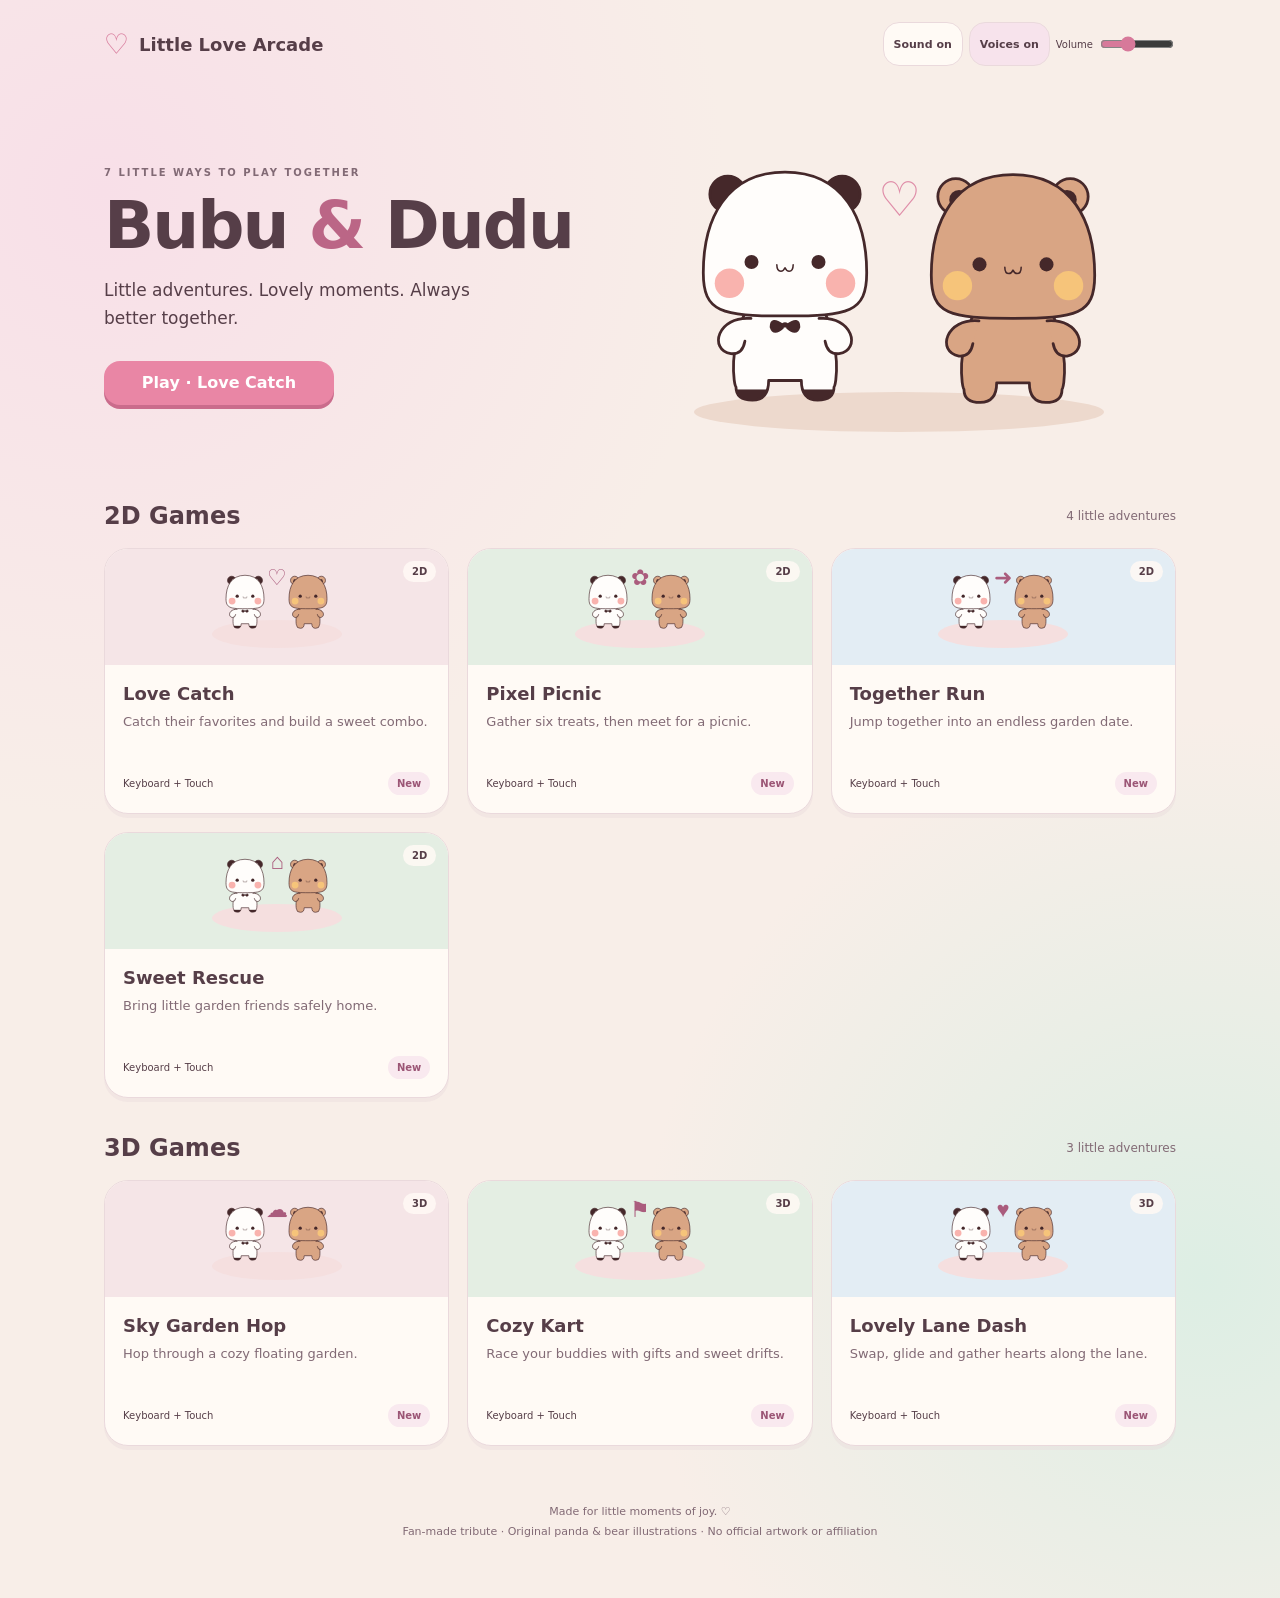
<file: index.html>
<!doctype html>
<html lang="en">
<head>
 <meta charset="utf-8"><meta name="viewport" content="width=device-width,initial-scale=1,viewport-fit=cover">
 <meta name="theme-color" content="#f8eee8"><title>Bubu &amp; Dudu · Little Love Arcade</title>
 <link rel="icon" href="favicon.svg" type="image/svg+xml">
 <link rel="stylesheet" href="css/base.css"><link rel="stylesheet" href="css/hub.css">
 <script src="js/shared/settings.js"></script><script src="js/shared/modes.js"></script>
</head>
<body class="hub">
 <a class="skip-link" href="#games">Skip to games</a>
 <div class="hub-petals" aria-hidden="true"><span>♡</span><span>✿</span><span>♡</span><span>✿</span><span>♡</span></div>
 <div class="hub-page">
  <header class="hub-header"><a class="hub-brand" href="index.html"><span>♡</span> Little Love Arcade</a><div id="hub-settings"></div></header>
  <main id="main">
   <section class="hub-hero" aria-labelledby="hero-title">
    <div><div class="eyebrow" id="mode-count"></div><h1 id="hero-title">Bubu <span>&amp;</span> Dudu</h1><p>Little adventures. Lovely moments. Always better together.</p><a id="hero-play" class="primary" href="arcade.html?mode=catch">Play · Love Catch</a></div>
    <canvas id="hero-art" class="hero-art" role="img" aria-label="Bubu the panda on the left and Dudu the bear on the right, together in the garden"></canvas>
   </section>
   <div id="games" tabindex="-1" aria-label="Choose your game"></div>
  </main>
  <footer class="hub-footer">Made for little moments of joy. ♡<br>Fan-made tribute · Original panda &amp; bear illustrations · No official artwork or affiliation</footer>
 </div>
 <noscript>Please enable JavaScript to choose an adventure.</noscript>
 <script src="js/characters.js"></script><script src="js/voices.js"></script><script src="js/shared/chrome.js"></script><script src="js/hub.js"></script>
</body>
</html>
</file>
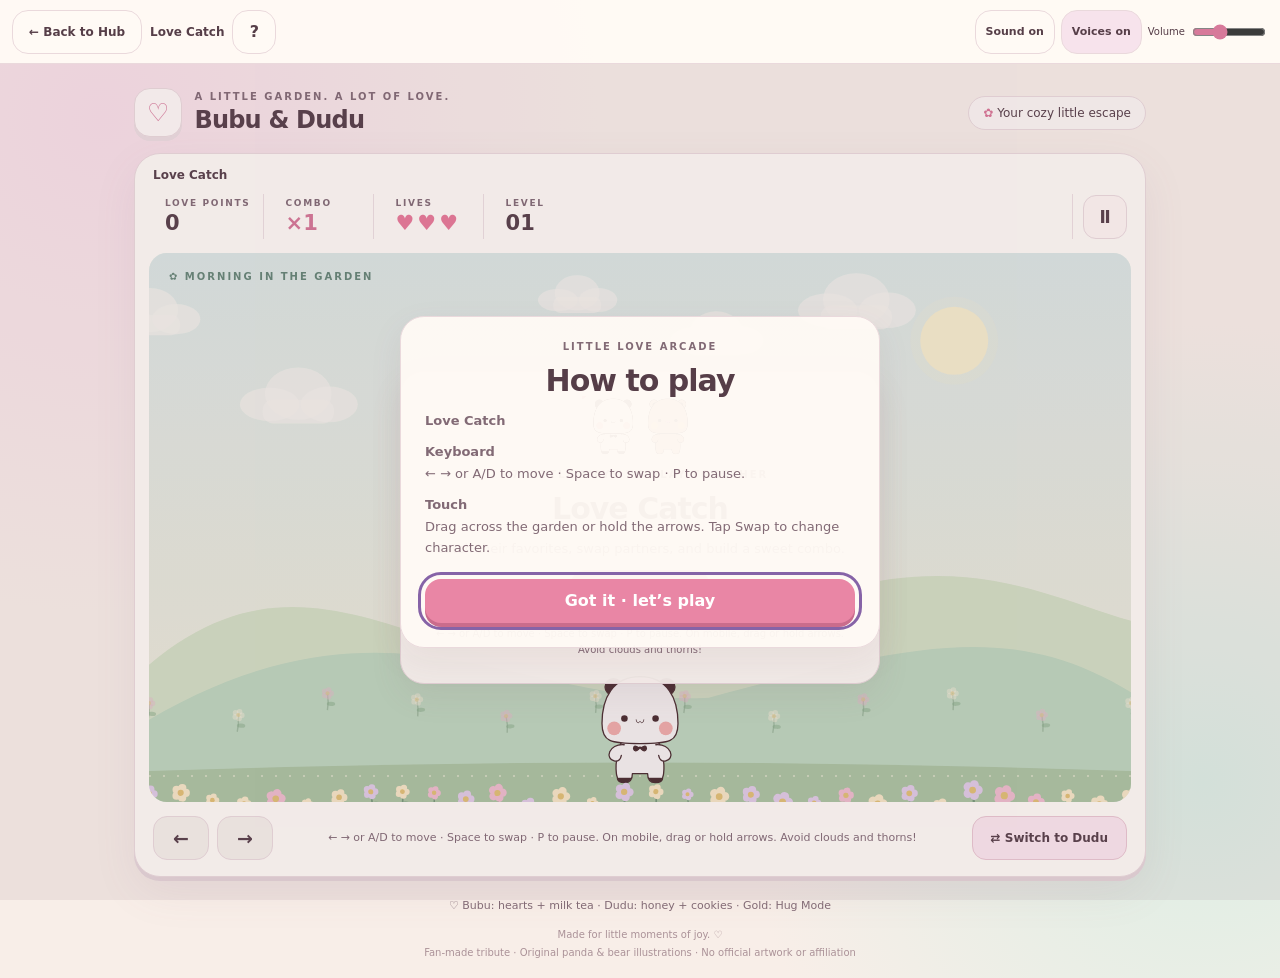
<file: arcade.html>
<!DOCTYPE html>
<html lang="en">
<head>
<meta charset="UTF-8">
<meta name="viewport" content="width=device-width, initial-scale=1, viewport-fit=cover">
<meta name="theme-color" content="#f8eee8">
<title>Bubu &amp; Dudu · Little Love Arcade</title>
<link rel="icon" type="image/svg+xml" sizes="any" href="favicon.svg">
<link rel="stylesheet" href="css/arcade.css"><link rel="stylesheet" href="css/base.css">
<script src="js/shared/settings.js"></script><script src="js/shared/modes.js"></script>
</head>
<body class="product-game">
<main class="page">
 <header class="masthead"><div class="brand"><div class="brand-icon" aria-hidden="true">♡</div><div><div class="eyebrow">A little garden. A lot of love.</div><h1>Bubu &amp; Dudu</h1></div></div><div class="date-badge"><span>✿</span> Your cozy little escape</div></header>
 <section class="game-shell" aria-label="Love Catch game">
  <div class="mode-nav"><span id="modeLabel">Love Catch</span><button class="secondary" id="menu">☷ Game modes</button></div>
  <div class="hud"><div class="stat"><span class="stat-label">LOVE POINTS</span><span class="stat-value" id="score">0</span></div><div class="stat"><span class="stat-label">COMBO</span><span class="stat-value combo-value" id="combo">×1</span></div><div class="stat"><span class="stat-label">LIVES</span><span class="stat-value lives-value" id="lives" aria-label="3 lives">♥♥♥</span></div><div class="stat level-stat"><span class="stat-label">LEVEL</span><span class="stat-value" id="level">01</span></div><button class="icon-button" id="mute" aria-label="Mute sound" aria-pressed="false" title="Mute sound">♫</button><button class="icon-button" id="voice" aria-label="Mute character voices" aria-pressed="true" title="Voices (V)">💬</button><button class="icon-button" id="pause" aria-label="Pause game" title="Pause (P)">Ⅱ</button></div>
  <div class="stage" id="stage"><canvas id="game" aria-label="Move to catch falling treats. Bubu loves hearts and milk tea; Dudu loves honey and cookies."></canvas><div class="stage-caption" id="season">✿ Morning in the garden</div><div class="hug-pill hidden" id="hug">♡ HUG MODE · 5.0s</div><div class="toast hidden" id="toast" role="status"></div>
   <div class="overlay" id="overlay"><div class="card">
    <svg class="couple-art" viewBox="0 0 180 100" aria-hidden="true"><path d="M88 29C70 10 59 32 88 48C116 32 106 10 88 29" fill="#ef95af"/><g stroke="#62474a" stroke-width="2.5"><ellipse cx="55" cy="78" rx="31" ry="20" fill="#fff9ef"/><circle cx="31" cy="30" r="11" fill="#55444a"/><circle cx="78" cy="30" r="11" fill="#55444a"/><ellipse cx="55" cy="49" rx="34" ry="29" fill="#fff9ef"/><ellipse cx="42" cy="47" rx="9" ry="12" fill="#55444a"/><ellipse cx="68" cy="47" rx="9" ry="12" fill="#55444a"/><ellipse cx="125" cy="78" rx="31" ry="20" fill="#bc8a65"/><circle cx="102" cy="30" r="11" fill="#bc8a65"/><circle cx="148" cy="30" r="11" fill="#bc8a65"/><ellipse cx="125" cy="49" rx="34" ry="29" fill="#bc8a65"/></g><g fill="#fff"><circle cx="44" cy="45" r="2.5"/><circle cx="70" cy="45" r="2.5"/></g><g fill="#574247"><circle cx="114" cy="47" r="3"/><circle cx="136" cy="47" r="3"/><ellipse cx="55" cy="56" rx="4" ry="3"/><ellipse cx="125" cy="56" rx="4" ry="3"/></g><g fill="#ed95a8" opacity=".8"><ellipse cx="32" cy="60" rx="7" ry="4"/><ellipse cx="77" cy="60" rx="7" ry="4"/><ellipse cx="103" cy="60" rx="7" ry="4"/><ellipse cx="147" cy="60" rx="7" ry="4"/></g><g stroke="#62474a" stroke-width="2" fill="none" stroke-linecap="round"><path d="M49 62Q55 68 61 62M119 62Q125 68 131 62"/></g></svg>
    <div class="card-tag" id="cardTag">Five little ways to play together</div><h2 id="cardTitle">Love <span>Catch</span></h2><p id="cardDescription">A garden date with your favorite duo.</p>
    <div id="modePicker" hidden></div>
    <div class="rules" id="rules"><div class="rule"><b>♡ Bubu’s favorites</b>Pink hearts &amp; milk tea</div><div class="rule"><b>✿ Dudu’s favorites</b>Honey jars &amp; cookies</div></div>
    <div class="score-summary hidden" id="summary"><div><span>YOUR SCORE</span><strong id="finalScore">0</strong></div><div><span>PERSONAL BEST</span><strong id="bestScore">0</strong></div></div>
    <button class="primary" id="play">Let’s play &nbsp; ♡</button><p class="small-note" id="cardNote">Move with ← → or A / D · Space to swap<br>On mobile, drag or hold the arrow buttons.<br>Avoid clouds &amp; thorns. Gold means hug time!</p>
   </div></div>
  </div>
  <div class="controls"><div class="move-controls"><button class="move-button" id="left" aria-label="Move left">←</button><button class="move-button" id="right" aria-label="Move right">→</button></div><div class="control-hint"><kbd>←</kbd> <kbd>→</kbd> move &nbsp; <kbd>Space</kbd> swap &nbsp; <kbd>P</kbd> pause<br>Catch their favorites to grow your combo!</div><button class="swap-button" id="swap">⇄ &nbsp; Switch to Dudu</button></div>
 </section>
 <div class="legend"><span><i class="dot"></i> Bubu: hearts + milk tea</span><span><i class="dot honey"></i> Dudu: honey + cookies</span><span><i class="dot gold"></i> Golden heart: hug time!</span></div>
 <footer class="footer">Made for little moments of joy. ♡<br>Fan-made tribute · Original panda &amp; bear illustrations · No official artwork or affiliation</footer>
 <div class="sr-only" id="announcement" aria-live="polite"></div>
</main>
<script src="js/characters.js"></script>
<script src="js/voices.js"></script>
<script>
(() => {
 'use strict';
 // ── Tweakable constants ──────────────────────────────────────────────
 const CONFIG = Object.freeze({moveSpeed:470,fallSpeed:115,fallIncrease:24,spawnInterval:.86,minSpawnInterval:.29,spawnDecrease:.075,levelDuration:30,lives:3,hugDuration:5,invulnerability:1.35,goldenChance:.025,hazardChance:.19,maxCombo:5,catchesPerCombo:3,maxItems:70,points:{heart:10,tea:20,honey:20,cookie:10,gold:30}});
 const THEMES = [
  {name:'Morning in the garden',sky:'#e3f1ed',low:'#f7f4de',hill:'#c3dfc4',hill2:'#d9e8ca',ground:'#afcba6',night:false},
  {name:'Sunset sweethearts',sky:'#f3cbd7',low:'#ffebcf',hill:'#c7baca',hill2:'#dfcbd3',ground:'#b7bda5',night:false},
  {name:'Under the little stars',sky:'#44496e',low:'#8d7a9f',hill:'#696b8a',hill2:'#7c7a98',ground:'#758479',night:true}
 ];
 const $ = id => document.getElementById(id);
 const canvas=$('game'),stage=$('stage');let ctx=canvas.getContext('2d');
 const ui={score:$('score'),combo:$('combo'),lives:$('lives'),level:$('level'),overlay:$('overlay'),hug:$('hug'),toast:$('toast'),swap:$('swap')};
 const reducedMotion=window.matchMedia('(prefers-reduced-motion: reduce)').matches;
 const rand=(a,b)=>a+Math.random()*(b-a),clamp=(v,a,b)=>Math.max(a,Math.min(b,v));
 let W=900,H=550,dpr=1,lastTime=0,visualTime=0,best=0;
 try{best=Math.max(0,Number(localStorage.getItem('loveCatchBest'))||0);}catch{/* Private browsing or denied storage is safe. */}
 // ── State ───────────────────────────────────────────────────────────
 const state={mode:'start',score:0,lives:CONFIG.lives,level:1,elapsed:0,streak:0,combo:1,character:'bubu',x:450,items:[],particles:[],texts:[],spawnTimer:.6,hug:0,invulnerable:0,squash:0,shake:0,toastTime:0};
 const input={keys:new Set(),holds:new Map(),pointer:null,target:null};
 const scenery={clouds:Array.from({length:7},(_,i)=>({x:i/7,y:rand(.08,.36),scale:rand(.65,1.2),speed:rand(.005,.013)})),stars:Array.from({length:48},()=>({x:Math.random(),y:rand(.03,.65),r:rand(.8,2),phase:rand(0,6)})),flowers:Array.from({length:32},(_,i)=>({x:i/31,y:rand(0,1),scale:rand(.65,1.2),phase:rand(0,6)}))};
 function catchWidth(){return state.hug>0?144:72;}
 function playerY(){return H-66;}
 function constrainPlayer(){state.x=clamp(state.x,catchWidth()/2+8,W-catchWidth()/2-8);}
 function clearInput(){input.keys.clear();input.holds.clear();input.pointer=null;input.target=null;document.querySelectorAll('.move-button').forEach(button=>button.classList.remove('held'));}
 // ── Audio: synthesized only; unlocked by a user gesture ──────────────
  const audio={context:null,muted:false};ArcadeSettings.bind(audio,'muted');
 function unlockAudio(){try{if(!audio.context)audio.context=new(window.AudioContext||window.webkitAudioContext)();if(audio.context.state==='suspended')audio.context.resume().catch(()=>{});if(window.VoiceManager){VoiceManager.setAudioContext(audio.context);VoiceManager.unlock();}}catch{/* Audio is optional. */}}
 function speak(event,char=state.character,x=state.x,y=playerY()){try{if(window.playBabble)playBabble(char,event,{isMuted:audio.muted,x,y});}catch{}}
 function tone(frequency,start,duration,type='sine',volume=.075,endFrequency){if(!audio.context||audio.muted||audio.context.state!=='running')return;const t=audio.context.currentTime+start,o=audio.context.createOscillator(),g=audio.context.createGain();o.type=type;o.frequency.setValueAtTime(frequency,t);if(endFrequency)o.frequency.exponentialRampToValueAtTime(endFrequency,t+duration);g.gain.setValueAtTime(.0001,t);g.gain.exponentialRampToValueAtTime(Math.max(.0001,volume*ArcadeSettings.state.volume),t+.012);g.gain.exponentialRampToValueAtTime(.0001,t+duration);o.connect(g);g.connect(audio.context.destination);o.start(t);o.stop(t+duration+.02);}
 function sound(name){if(name==='catch')tone(640,0,.13,'sine',.075,1100);else if(name==='combo')[660,880,1100].forEach((f,i)=>tone(f,i*.07,.2));else if(name==='hit'){tone(180,0,.24,'triangle',.12,55);tone(110,.07,.2,'sawtooth',.035,45);}else if(name==='level')[523,659,784,1047].forEach((f,i)=>tone(f,i*.12,.25));else if(name==='hug')[587,740,880,1175,1480].forEach((f,i)=>tone(f,i*.075,.28));else if(name==='swap')tone(400,0,.09,'sine',.035,650);}
 // ── UI and lifecycle ────────────────────────────────────────────────
 function updateHUD(){ui.score.textContent=state.score.toLocaleString();ui.combo.textContent='×'+state.combo;ui.lives.textContent='♥'.repeat(state.lives)+'♡'.repeat(CONFIG.lives-state.lives);ui.lives.setAttribute('aria-label',state.lives+' lives');ui.level.textContent=String(state.level).padStart(2,'0');ui.swap.textContent='⇄  Switch to '+(state.character==='bubu'?'Dudu':'Bubu');const theme=THEMES[(state.level-1)%3];$('season').textContent=(theme.night?'☾ ':'✿ ')+theme.name;$('season').style.color=theme.night?'#f4d8ed':'#638877';}
 function notify(text,duration=2){ui.toast.textContent=text;ui.toast.classList.remove('hidden');state.toastTime=duration;$('announcement').textContent=text;}
 function startGame(){unlockAudio();clearInput();Object.assign(state,{mode:'playing',score:0,lives:CONFIG.lives,level:1,elapsed:0,streak:0,combo:1,character:'bubu',x:W/2,items:[],particles:[],texts:[],spawnTimer:.6,hug:0,invulnerable:0,squash:0,shake:0,toastTime:0});ui.overlay.classList.add('hidden');ui.toast.classList.add('hidden');ui.hug.classList.add('hidden');$('pause').textContent='Ⅱ';$('pause').setAttribute('aria-label','Pause game');updateHUD();notify('Bubu loves pink treats. Let’s catch some love!',2.8);}
 function showOverlay(mode){ui.overlay.classList.remove('hidden');$('rules').classList.add('hidden');$('summary').classList.toggle('hidden',mode!=='over');if(mode==='paused'){$('cardTag').textContent='Take a little breather';$('cardTitle').innerHTML='Date <span>paused</span>';$('cardDescription').textContent='Your treats can wait. We’ll be right here.';$('play').textContent='Keep catching  ♡';$('cardNote').textContent='Press P or tap below to continue.';}else{$('cardTag').textContent='A lovely date, beautifully caught';$('cardTitle').innerHTML='So much <span>love!</span>';$('cardDescription').textContent='Every little treat was a little memory. Shall we make more?';$('finalScore').textContent=state.score.toLocaleString();$('bestScore').textContent=best.toLocaleString();$('play').textContent='Play again  ♡';$('cardNote').textContent='Tip: swap for matching treats to build a ×5 combo!';}$('play').focus({preventScroll:true});}
 function pauseGame(){if(state.mode==='playing'){state.mode='paused';if(window.VoiceManager)VoiceManager.stop();clearInput();showOverlay('paused');$('pause').textContent='▶';$('pause').setAttribute('aria-label','Resume game');}else if(state.mode==='paused'){state.mode='playing';ui.overlay.classList.add('hidden');$('pause').textContent='Ⅱ';$('pause').setAttribute('aria-label','Pause game');lastTime=performance.now();}}
 function endGame(){state.mode='over';clearInput();speak('gameOver');best=Math.max(best,state.score);try{localStorage.setItem('loveCatchBest',String(best));}catch{}ui.hug.classList.add('hidden');showOverlay('over');}
 function swap(){if(state.mode!=='playing')return;unlockAudio();state.character=state.character==='bubu'?'dudu':'bubu';state.squash=.18;sound('swap');updateHUD();}
 $('play').addEventListener('click',()=>{if(state.mode==='paused')pauseGame();else startGame();$('play').blur();});$('pause').addEventListener('click',()=>{unlockAudio();pauseGame();$('pause').blur();});ui.swap.addEventListener('click',()=>{swap();ui.swap.blur();});
 $('mute').addEventListener('click',()=>{audio.muted=!audio.muted;if(window.VoiceManager)VoiceManager.setMuted(audio.muted);unlockAudio();$('mute').textContent=audio.muted?'♪̸':'♫';$('mute').setAttribute('aria-pressed',String(audio.muted));$('mute').setAttribute('aria-label',audio.muted?'Unmute sound':'Mute sound');$('mute').title=audio.muted?'Unmute sound':'Mute sound';});
 const voiceButton=$('voice');if(voiceButton){voiceButton.addEventListener('click',()=>{unlockAudio();if(window.VoiceManager){VoiceManager.toggle();voiceButton.blur();}});}
 if(window.VoiceManager){VoiceManager.setBubbleCallback((text,x,y)=>{state.texts.push({text,x,y:y-58,life:.9,color:'#d9618a',bubble:true});});VoiceManager.updateVoiceUI();}
 // ── Input: keyboard, drag, and multi-touch hold buttons ───────────────
 window.addEventListener('keydown',e=>{const k=e.key.toLowerCase();if(!['arrowleft','arrowright','a','d',' ','p','v'].includes(k))return;if(e.target instanceof HTMLButtonElement&&k===' ')return;if(state.mode==='playing'||state.mode==='paused')e.preventDefault();if(e.repeat)return;if(k==='p'){unlockAudio();pauseGame();}else if(k===' ')swap();else if(k==='v'){unlockAudio();if(window.VoiceManager)VoiceManager.toggle();}else if(state.mode==='playing'){input.keys.add(k);input.target=null;}});
 window.addEventListener('keyup',e=>input.keys.delete(e.key.toLowerCase()));window.addEventListener('blur',()=>{clearInput();if(state.mode==='playing')pauseGame();});document.addEventListener('visibilitychange',()=>{if(document.hidden&&state.mode==='playing')pauseGame();});
 for(const [id,direction] of [['left',-1],['right',1]]){const button=$(id);button.addEventListener('pointerdown',e=>{if(state.mode!=='playing')return;e.preventDefault();unlockAudio();button.setPointerCapture(e.pointerId);input.holds.set(e.pointerId,direction);input.target=null;button.classList.add('held');});const release=e=>{input.holds.delete(e.pointerId);button.classList.remove('held');};button.addEventListener('pointerup',release);button.addEventListener('pointercancel',release);button.addEventListener('lostpointercapture',release);}
 function setPointerTarget(e){const rect=canvas.getBoundingClientRect();input.target=clamp((e.clientX-rect.left)*W/rect.width,0,W);}
 canvas.addEventListener('pointerdown',e=>{if(state.mode!=='playing'||input.pointer!==null)return;e.preventDefault();unlockAudio();input.pointer=e.pointerId;canvas.setPointerCapture(e.pointerId);setPointerTarget(e);});canvas.addEventListener('pointermove',e=>{if(input.pointer===e.pointerId)setPointerTarget(e);});const releaseDrag=e=>{if(input.pointer===e.pointerId){input.pointer=null;input.target=null;}};canvas.addEventListener('pointerup',releaseDrag);canvas.addEventListener('pointercancel',releaseDrag);canvas.addEventListener('lostpointercapture',releaseDrag);
 // ── Spawning and catch resolution ────────────────────────────────────
 function spawn(){if(state.items.length>=CONFIG.maxItems)return;const r=Math.random();let type;if(r<CONFIG.goldenChance)type='gold';else if(r<CONFIG.goldenChance+CONFIG.hazardChance)type=Math.random()<.5?'cloud':'thorn';else type=['heart','tea','honey','cookie'][Math.floor(Math.random()*4)];state.items.push({type,x:rand(25,W-25),y:-30,speed:(CONFIG.fallSpeed+Math.min(state.level-1,18)*CONFIG.fallIncrease)*rand(.87,1.15),phase:rand(0,6),rotation:rand(-.2,.2),caught:false});}
 function burst(x,y,count,color,hearts=false){if(reducedMotion)count=Math.min(count,4);for(let i=0;i<count;i++)state.particles.push({x,y,vx:rand(-95,95),vy:rand(-170,-45),life:rand(.45,.85),max:.85,size:rand(3,7),color,heart:hearts});}
 function floating(text,x,y,color='#c75f84'){state.texts.push({text,x,y,life:1.1,color});}
 function catchItem(item){const {type,x,y}=item;item.caught=true;if(type==='cloud'||type==='thorn'){if(state.invulnerable>0)return;state.lives--;state.streak=0;state.combo=1;state.invulnerable=CONFIG.invulnerability;state.shake=reducedMotion?0:.32;burst(x,y,13,'#8a7a95');floating('Ouch! −1 ♥',state.x,playerY()-62,'#786780');sound('hit');speak('lostHeart');updateHUD();if(state.lives<=0)endGame();return;}
  if(type==='gold'){state.hug=CONFIG.hugDuration;constrainPlayer();notify('♡ Hug Mode! Together is twice as sweet.',2.5);sound('hug');speak('hug');burst(x,y,22,'#edbf50',true);}
  const matching=type==='gold'||state.hug>0||(state.character==='bubu'?(type==='heart'||type==='tea'):(type==='honey'||type==='cookie'));
  const oldCombo=state.combo;if(matching){state.streak++;state.combo=Math.min(CONFIG.maxCombo,1+Math.floor(state.streak/CONFIG.catchesPerCombo));}else{state.streak=0;state.combo=1;speak('wrong');}
  const points=Math.round(CONFIG.points[type]*(matching?1:.5)*state.combo*(state.hug>0?2:1));state.score+=points;state.squash=.24;floating('+'+points+(matching?'':' · wrong pal'),x,y-16,matching?'#bc597d':'#958378');burst(x,y,matching?9:4,matching?'#ea91ae':'#d2b28b',matching&&state.combo>1);if(type!=='gold'){sound(state.combo>oldCombo?'combo':'catch');if(matching)speak(state.combo>oldCombo?'combo':'catch');}if(state.combo>oldCombo)notify('Sweet streak! ×'+state.combo+' love points',1.4);updateHUD();}
 // ── Delta-time simulation ───────────────────────────────────────────
 function update(dt){state.elapsed+=dt;const nextLevel=1+Math.floor(state.elapsed/CONFIG.levelDuration);if(nextLevel!==state.level){state.level=nextLevel;sound('level');speak('level');updateHUD();notify('Level '+state.level+' · '+THEMES[(state.level-1)%3].name,2.6);burst(W/2,H*.3,24,'#e99cba',true);}
  state.hug=Math.max(0,state.hug-dt);state.invulnerable=Math.max(0,state.invulnerable-dt);state.squash=Math.max(0,state.squash-dt);state.shake=Math.max(0,state.shake-dt);state.toastTime=Math.max(0,state.toastTime-dt);ui.toast.classList.toggle('hidden',state.toastTime<=0);ui.hug.classList.toggle('hidden',state.hug<=0);if(state.hug>0)ui.hug.textContent='♡ HUG MODE · '+state.hug.toFixed(1)+'s';
  let direction=(input.keys.has('arrowright')||input.keys.has('d')?1:0)-(input.keys.has('arrowleft')||input.keys.has('a')?1:0);for(const held of input.holds.values())direction+=held;direction=clamp(direction,-1,1);if(direction)state.x+=direction*CONFIG.moveSpeed*dt;else if(input.target!==null){const diff=input.target-state.x;state.x+=Math.sign(diff)*Math.min(Math.abs(diff),CONFIG.moveSpeed*1.5*dt);}constrainPlayer();
  state.spawnTimer-=dt;const interval=Math.max(CONFIG.minSpawnInterval,CONFIG.spawnInterval-(state.level-1)*CONFIG.spawnDecrease);while(state.spawnTimer<=0){spawn();state.spawnTimer+=interval;}
  const line=playerY()-35;for(const item of state.items){const oldY=item.y;item.y+=item.speed*dt;const ix=item.x+Math.sin(visualTime*1.8+item.phase)*7;if(oldY<=line+17&&item.y>=line-17&&Math.abs(ix-state.x)<catchWidth()/2+13){catchItem(item);if(state.mode!=='playing')break;}}
  state.items=state.items.filter(item=>!item.caught&&item.y<H+40);for(const p of state.particles){p.life-=dt;p.x+=p.vx*dt;p.y+=p.vy*dt;p.vy+=230*dt;}state.particles=state.particles.filter(p=>p.life>0);for(const t of state.texts){t.life-=dt;t.y-=32*dt;}state.texts=state.texts.filter(t=>t.life>0);
 }
 // ── Canvas artwork primitives (all original, no images) ───────────────
 function ellipse(x,y,rx,ry,fill,stroke){ctx.beginPath();ctx.ellipse(x,y,Math.max(.01,rx),Math.max(.01,ry),0,0,Math.PI*2);ctx.fillStyle=fill;ctx.fill();if(stroke){ctx.strokeStyle=stroke;ctx.lineWidth=2;ctx.stroke();}}
 function roundRect(x,y,w,h,r,fill,stroke){ctx.beginPath();ctx.roundRect(x,y,w,h,r);ctx.fillStyle=fill;ctx.fill();if(stroke){ctx.strokeStyle=stroke;ctx.lineWidth=2;ctx.stroke();}}
 function heart(x,y,size,color){ctx.save();ctx.translate(x,y);ctx.scale(size/20,size/20);ctx.beginPath();ctx.moveTo(0,8);ctx.bezierCurveTo(-25,-7,-12,-23,0,-10);ctx.bezierCurveTo(12,-23,25,-7,0,8);ctx.fillStyle=color;ctx.fill();ctx.restore();}
 function cloud(x,y,s,color){ctx.save();ctx.translate(x,y);ctx.scale(s,s);ellipse(-24,0,25,14,color);ellipse(0,-9,28,22,color);ellipse(26,0,24,15,color);roundRect(-30,-4,60,20,9,color);ctx.restore();}
 function flower(x,y,s,color,phase=0){ctx.save();ctx.translate(x,y);ctx.rotate(reducedMotion?0:Math.sin(visualTime*.8+phase)*.07);ctx.scale(s,s);ctx.strokeStyle='#779c7b';ctx.lineWidth=2;ctx.beginPath();ctx.moveTo(0,2);ctx.quadraticCurveTo(2,12,0,24);ctx.stroke();ellipse(5,15,6,3,'#83ac85');for(let i=0;i<5;i++){const a=i*Math.PI*2/5;ellipse(Math.cos(a)*5,Math.sin(a)*5,4,4,color);}ellipse(0,0,3,3,'#e9c775');ctx.restore();}
 function drawCharacter(x,y,kind,scale=1){if(window.CharacterRenderer){CharacterRenderer.draw(ctx,x,y-24*scale,kind,scale,visualTime,state.squash,reducedMotion);}}
 function drawItem(item){const x=item.x+Math.sin(visualTime*1.8+item.phase)*7;ctx.save();ctx.translate(x,item.y);ctx.rotate(item.rotation+(reducedMotion?0:Math.sin(visualTime*2+item.phase)*.13));ctx.shadowColor='#77556615';ctx.shadowBlur=6;ctx.shadowOffsetY=3;
  switch(item.type){case 'heart':heart(0,2,23,'#ef8eae');heart(-5,-5,5,'#ffd4e1');break;
  case 'gold':ctx.shadowColor='#ffde6c';ctx.shadowBlur=18;heart(0,2,26,'#efc653');ctx.shadowBlur=0;ctx.fillStyle='#fff4c5';ctx.font='19px serif';ctx.textAlign='center';ctx.fillText('✦',0,0);break;
  case 'tea':roundRect(-12,-14,24,32,5,'#f6d8bd','#b98e88');roundRect(-11,-7,22,14,2,'#dbc0a1');ctx.strokeStyle='#d981a0';ctx.lineWidth=4;ctx.beginPath();ctx.moveTo(3,-8);ctx.lineTo(7,-26);ctx.stroke();roundRect(-15,-16,30,5,2,'#fff9f0','#b98e88');for(let i=0;i<5;i++)ellipse(-7+(i%3)*7,10+Math.floor(i/3)*5,2.4,2.4,'#77585a');break;
  case 'honey':roundRect(-14,-13,28,31,7,'#edbc61','#b48a56');roundRect(-15,-19,30,8,3,'#d99d54','#b48a56');roundRect(-11,-3,22,13,4,'#fff2c6');ctx.shadowBlur=0;heart(0,5,8,'#d79549');break;
  case 'cookie':ellipse(0,0,19,19,'#dab17b','#ab805d');ellipse(-3,-3,14,13,'#e8c793');for(const [cx,cy] of [[-7,-9],[7,-7],[-4,4],[9,7],[-11,9]])ellipse(cx,cy,2.8,2.8,'#886149');break;
  case 'cloud':cloud(0,-3,.45,'#9095ac');ctx.shadowBlur=0;ellipse(-7,-6,1.8,2.4,'#4e526c');ellipse(7,-6,1.8,2.4,'#4e526c');ctx.strokeStyle='#565c77';ctx.lineWidth=1.5;ctx.beginPath();ctx.arc(0,2,4,Math.PI,Math.PI*2);ctx.stroke();ctx.strokeStyle='#7997bf';ctx.lineWidth=3;for(let i=-1;i<=1;i++){ctx.beginPath();ctx.moveTo(i*12,14);ctx.lineTo(i*12-3,21);ctx.stroke();}break;
  case 'thorn':ctx.strokeStyle='#68876b';ctx.lineWidth=4;ctx.beginPath();ctx.moveTo(0,0);ctx.lineTo(0,23);ctx.stroke();ctx.fillStyle='#68876b';ctx.beginPath();ctx.moveTo(0,12);ctx.lineTo(-10,6);ctx.lineTo(-3,17);ctx.moveTo(0,19);ctx.lineTo(9,13);ctx.lineTo(3,24);ctx.fill();for(let i=0;i<6;i++){const a=i*Math.PI/3;ellipse(Math.cos(a)*9,Math.sin(a)*9,7,6,'#a682a8');}ellipse(0,0,7,7,'#e9ca93');ellipse(-3,-1,1.5,2,'#6c5370');ellipse(3,-1,1.5,2,'#6c5370');break;}
  ctx.restore();}
 // ── Background and rendering ────────────────────────────────────────
 function drawBackground(){const theme=THEMES[(state.level-1)%3];const gradient=ctx.createLinearGradient(0,0,0,H);gradient.addColorStop(0,theme.sky);gradient.addColorStop(1,theme.low);ctx.fillStyle=gradient;ctx.fillRect(0,0,W,H);
  if(theme.night){for(const star of scenery.stars){ctx.globalAlpha=.35+.55*(.5+.5*Math.sin(visualTime*1.2+star.phase));ellipse(star.x*W,star.y*H,star.r,star.r,'#fff1cf');}ctx.globalAlpha=1;ellipse(W*.83,H*.16,24,24,'#fff0d2');ellipse(W*.83+10,H*.16-7,23,23,theme.sky);}else{ellipse(W*.82,H*.16,34,34,theme.name.startsWith('Sunset')?'#ffe0b2':'#fff8d6');ellipse(W*.82,H*.16,44,44,'#fff4cf30');}
  ctx.globalAlpha=theme.night?.17:.65;for(const c of scenery.clouds){const x=((c.x+visualTime*c.speed)%1.3-.15)*W;cloud(x,c.y*H,c.scale,theme.night?'#d8cde5':'#fffdf6');}ctx.globalAlpha=1;
  ctx.fillStyle=theme.hill2;ctx.beginPath();ctx.moveTo(0,H);ctx.lineTo(0,H*.75);ctx.bezierCurveTo(W*.2,H*.45,W*.33,H*.91,W*.58,H*.7);ctx.bezierCurveTo(W*.8,H*.5,W*.9,H*.62,W,H*.67);ctx.lineTo(W,H);ctx.fill();ctx.fillStyle=theme.hill;ctx.beginPath();ctx.moveTo(0,H);ctx.lineTo(0,H*.85);ctx.bezierCurveTo(W*.25,H*.59,W*.38,H*.83,W*.57,H*.81);ctx.bezierCurveTo(W*.78,H*.71,W*.88,H*.67,W,H*.8);ctx.lineTo(W,H);ctx.fill();
  ctx.globalAlpha=.45;for(let i=0;i<12;i++)flower((i/11)*W,H*.82+Math.sin(i*2)*13,.7,i%2?'#fff7df':'#edc1d1',i);ctx.globalAlpha=1;
  ctx.fillStyle=theme.ground;ctx.beginPath();ctx.moveTo(0,H-31);ctx.quadraticCurveTo(W*.5,H-48,W,H-31);ctx.lineTo(W,H);ctx.lineTo(0,H);ctx.fill();ctx.strokeStyle=theme.night?'#aec0a244':'#eff2d999';ctx.lineWidth=2;ctx.setLineDash([2,12]);ctx.beginPath();ctx.moveTo(0,H-26);ctx.lineTo(W,H-26);ctx.stroke();ctx.setLineDash([]);
 }
 function render(){ctx.setTransform(dpr,0,0,dpr,0,0);ctx.clearRect(0,0,W,H);ctx.save();if(state.shake>0&&state.mode==='playing')ctx.translate(rand(-4,4)*state.shake/.32,rand(-3,3)*state.shake/.32);drawBackground();for(const item of state.items)drawItem(item);
  if(state.hug>0){ctx.save();ctx.globalAlpha=.2+.07*Math.sin(visualTime*8);ellipse(state.x,playerY()-8,91,66,'#ffe19e');ctx.restore();drawCharacter(state.x-36,playerY(),'bubu',.92);drawCharacter(state.x+36,playerY(),'dudu',.92);heart(state.x,playerY()-53,13,'#f39bb5');}else{ctx.globalAlpha=state.invulnerable>0&&Math.floor(state.invulnerable*12)%2?.45:1;drawCharacter(state.x,playerY(),state.character);ctx.globalAlpha=1;}
  for(const p of state.particles){ctx.globalAlpha=clamp(p.life/.4,0,1);if(p.heart)heart(p.x,p.y,p.size,p.color);else ellipse(p.x,p.y,p.size,p.size,p.color);}ctx.globalAlpha=1;for(const t of state.texts){ctx.save();ctx.globalAlpha=clamp(t.life/.3,0,1);if(t.bubble){ctx.font='bold 13px Trebuchet MS, sans-serif';const tm=ctx.measureText(t.text);const bw=tm.width+16,bh=22;const bx=t.x-bw/2,by=t.y-bh/2;ctx.fillStyle='#fffaf5fa';ctx.strokeStyle='#e8cdd4';ctx.lineWidth=1.5;ctx.beginPath();ctx.roundRect(bx,by,bw,bh,10);ctx.fill();ctx.stroke();ctx.beginPath();ctx.moveTo(t.x-4,by+bh);ctx.lineTo(t.x,by+bh+4);ctx.lineTo(t.x+4,by+bh);ctx.fillStyle='#fffaf5fa';ctx.fill();ctx.textAlign='center';ctx.fillStyle=t.color||'#bc597d';ctx.fillText(t.text,t.x,t.y+4);}else{ctx.font='bold 17px Trebuchet MS, sans-serif';ctx.textAlign='center';ctx.lineWidth=4;ctx.strokeStyle='#fffaf0';ctx.strokeText(t.text,t.x,t.y);ctx.fillStyle=t.color;ctx.fillText(t.text,t.x,t.y);}ctx.restore();}
  for(const f of scenery.flowers)flower(f.x*W,H-12+f.y*17,f.scale,['#f7c4d5','#fff0cc','#e7d4ef'][Math.floor(f.phase)%3],f.phase);ctx.restore();}
 // Resize uses CSS pixels for game coordinates; device pixels only for rasterization.
 function resize(){const oldW=W,oldH=H;const rect=stage.getBoundingClientRect();W=Math.max(240,rect.width);H=Math.max(250,rect.height);dpr=window.devicePixelRatio||1;const width=Math.round(W*dpr),height=Math.round(H*dpr);if(canvas.width!==width)canvas.width=width;if(canvas.height!==height)canvas.height=height;state.x=oldW?state.x/oldW*W:W/2;for(const item of state.items){item.x=item.x/oldW*W;item.y=item.y/oldH*H;}for(const p of state.particles){p.x=p.x/oldW*W;p.y=p.y/oldH*H;}for(const t of state.texts){t.x=t.x/oldW*W;t.y=t.y/oldH*H;}constrainPlayer();}
 // Responsive listeners are registered after the arcade resize extension below.
 function frame(now){const dt=Math.min(Math.max((now-lastTime)/1000,0),.05);lastTime=now;if(state.mode!=='paused'){visualTime+=dt;if(state.mode==='playing')update(dt);}render();requestAnimationFrame(frame);}
 // ── Arcade modes: shared lifecycle with independent simulations ───────
 const MODES={catch:{name:'Love Catch',description:'Catch their favorites, swap partners, and build a sweet combo.',help:'← → or A/D to move · Space to swap · P to pause. On mobile, drag or hold arrows. Avoid clouds and thorns!'},picnic:{name:'Pixel Picnic',description:'Gather all six treats, then meet your partner on the picnic blanket. Complete picnics to advance!',help:'Arrows or WASD to explore · Space to swap · P to pause. On mobile, drag or use the directional pad. Avoid moving puddles and thorns.'},runner:{name:'Together Run',description:'Run together, jump over thorns, and collect treats. Golden hearts double your points!',help:'Space, ↑ or W to jump · P to pause. On mobile, tap the garden or Jump button. Both partners jump together!'}};
 const ARCADE=Object.freeze({picnicSpeed:190,picnicTreats:6,runnerSpeed:210,runnerIncrease:22,gravity:1450,jumpVelocity:-560,runnerInterval:1.6});
 let gameMode=new URLSearchParams(location.search).get('mode');if(!MODES[gameMode])gameMode='catch';
 const extra={y:0,targetY:null,collected:0,partner:{x:0,y:0},jumpY:0,velocity:0,distance:0,roundTime:0};
 const PIXEL=4;
 const pixelCanvas=document.createElement('canvas'),pixelContext=pixelCanvas.getContext('2d');
 const base={start:startGame,update,render,resize,HUD:updateHUD,end:endGame,swap,overlay:showOverlay};
 const storageKey=()=>gameMode==='catch'?'loveCatchBest':'loveArcadeBest_'+gameMode;
 function loadBest(){best=0;try{best=Math.max(0,Number(localStorage.getItem(storageKey()))||0);}catch{}}
 const hint=document.querySelector('.control-hint');
 const extraDirections=document.createElement('div');extraDirections.className='direction-extra';extraDirections.innerHTML='<button class="move-button" id="up" aria-label="Move up">↑</button><button class="move-button" id="down" aria-label="Move down">↓</button>';document.querySelector('.move-controls').append(extraDirections);
 for(const [id,key] of [['up','arrowup'],['down','arrowdown']]){const button=$(id);button.addEventListener('pointerdown',e=>{if(state.mode!=='playing')return;e.preventDefault();button.setPointerCapture(e.pointerId);input.keys.add(key);button.classList.add('held');});const release=()=>{input.keys.delete(key);button.classList.remove('held');};for(const event of ['pointerup','pointercancel','lostpointercapture'])button.addEventListener(event,release);}
 function modeControls(){const m=MODES[gameMode];$('modeLabel').textContent=m.name;hint.textContent=m.help;extraDirections.classList.toggle('hidden',gameMode!=='picnic');$('left').classList.toggle('hidden',gameMode==='runner');$('right').classList.toggle('hidden',gameMode==='runner');document.querySelector('.legend').textContent=gameMode==='picnic'?'✿ Collect six treats → meet your partner → start a new picnic':gameMode==='runner'?'♡ Jump together · Avoid thorns · Gold doubles treat points':'♡ Bubu: hearts + milk tea · Dudu: honey + cookies · Gold: Hug Mode';document.querySelector('.game-shell').classList.toggle('pixel-mode',gameMode==='picnic'||gameMode==='runner');canvas.setAttribute('aria-label',m.help);}
 function showMenu(){clearInput();extra.targetY=null;state.mode='start';state.items=[];state.particles=[];state.texts=[];state.hug=0;state.invulnerable=0;state.level=1;state.x=W/2;extra.y=H*.65;ui.hug.classList.add('hidden');ui.toast.classList.add('hidden');ui.overlay.classList.remove('hidden');$('modePicker').classList.remove('hidden');$('rules').classList.add('hidden');$('summary').classList.add('hidden');$('cardTag').textContent=ArcadeModes.length+' little ways to play together';$('cardTitle').textContent=MODES[gameMode].name;$('cardDescription').textContent=MODES[gameMode].description;$('cardNote').textContent=MODES[gameMode].help;$('play').textContent='Let’s play ♡';$('pause').textContent='Ⅱ';for(const button of document.querySelectorAll('[data-mode]'))button.setAttribute('aria-pressed',String(button.dataset.mode===gameMode));modeControls();loadBest();updateHUD();}
 $('menu').addEventListener('click',()=>{location.href='index.html';});
 for(const button of document.querySelectorAll('[data-mode]'))button.addEventListener('click',()=>{gameMode=button.dataset.mode;showMenu();});
 startGame=function(){loadBest();base.start();Object.assign(extra,{y:H*.65,targetY:null,collected:0,jumpY:0,velocity:0,distance:0,roundTime:0});if(gameMode==='picnic')newPicnic();if(gameMode==='runner'){state.x=Math.min(130,W*.28);state.spawnTimer=1.1;}modeControls();notify(MODES[gameMode].name+' · '+(gameMode==='runner'?'Jump together!':gameMode==='picnic'?'Gather six treats, then find your partner!':'Catch some love!'),2.5);updateHUD();};
 updateHUD=function(){base.HUD();if(gameMode==='runner')ui.swap.textContent='↑ Jump together';$('modeLabel').textContent=MODES[gameMode].name;if(gameMode==='picnic'){$('season').textContent='✿ Picnic '+state.level+' · Basket '+extra.collected+'/'+ARCADE.picnicTreats;ui.combo.textContent=extra.collected+'/'+ARCADE.picnicTreats;}};
 showOverlay=function(mode){base.overlay(mode);$('modePicker').classList.add('hidden');$('cardNote').textContent=MODES[gameMode].help;$('play').textContent=mode==='paused'?'Continue date ♡':'Play again ♡';};
 endGame=function(){state.mode='over';clearInput();best=Math.max(best,state.score);try{localStorage.setItem(storageKey(),String(best));}catch{}ui.hug.classList.add('hidden');showOverlay('over');};
 swap=function(){if(gameMode==='runner'){jump();return;}base.swap();};
 function jump(){if(state.mode!=='playing'||extra.jumpY<-.5)return;extra.velocity=ARCADE.jumpVelocity;unlockAudio();sound('swap');}
 window.addEventListener('keydown',e=>{const k=e.key.toLowerCase();if(!['arrowup','arrowdown','w','s'].includes(k))return;if(state.mode!=='playing')return;e.preventDefault();if(gameMode==='runner'){if(!e.repeat&&(k==='w'||k==='arrowup'))jump();}else if(gameMode==='picnic')input.keys.add(k);});
 canvas.addEventListener('pointerdown',e=>{if(state.mode!=='playing')return;if(gameMode==='runner')jump();if(gameMode==='picnic'){const r=canvas.getBoundingClientRect();extra.targetY=clamp((e.clientY-r.top)*H/r.height,60,H-40);}});
 canvas.addEventListener('pointermove',e=>{if(gameMode==='picnic'&&input.pointer===e.pointerId){const r=canvas.getBoundingClientRect();extra.targetY=clamp((e.clientY-r.top)*H/r.height,60,H-40);}});
 function newPicnic(){extra.collected=0;extra.roundTime=0;extra.partner={x:W*.82,y:H*.24};state.items=[];const points=[];for(let i=0;i<ARCADE.picnicTreats;i++){const p={x:W*(.14+(i%3)*.3),y:H*(.3+Math.floor(i/3)*.45)};points.push(p);state.items.push({...p,type:['heart','honey','tea','cookie'][i%4],speed:0,phase:i,rotation:0});}for(let i=0;i<Math.min(9,2+state.level);i++){let x,y,attempt=0;do{x=rand(35,W-35);y=rand(75,H-45);attempt++;}while(attempt<100&&(Math.hypot(x-state.x,y-extra.y)<85||Math.hypot(x-extra.partner.x,y-extra.partner.y)<80||points.some(p=>Math.hypot(x-p.x,y-p.y)<65)));state.items.push({type:i%2?'cloud':'thorn',x,y,homeX:x,phase:i,rotation:0,speed:0});}updateHUD();}
 function arcadeTimers(dt){state.elapsed+=dt;extra.roundTime+=dt;for(const key of ['hug','invulnerable','squash','shake','toastTime'])state[key]=Math.max(0,state[key]-dt);ui.toast.classList.toggle('hidden',state.toastTime<=0);ui.hug.classList.toggle('hidden',state.hug<=0);if(state.hug>0)ui.hug.textContent='♡ TOGETHER BONUS · '+state.hug.toFixed(1)+'s';for(const p of state.particles){p.life-=dt;p.x+=p.vx*dt;p.y+=p.vy*dt;p.vy+=230*dt;}state.particles=state.particles.filter(p=>p.life>0);for(const t of state.texts){t.life-=dt;t.y-=32*dt;}state.texts=state.texts.filter(t=>t.life>0);}
 function award(item){item.caught=true;state.streak++;const oldCombo=state.combo;state.combo=Math.min(5,1+Math.floor(state.streak/3));const points=CONFIG.points[item.type]*state.combo*(state.hug>0?2:1);state.score+=points;floating('+'+points,item.x,item.y);burst(item.x,item.y,8,'#ef98b1',true);sound(state.combo>oldCombo?'combo':'catch');if(item.type==='gold'){state.hug=5;sound('hug');speak('hug');notify('Together bonus! Double points',2);}else{speak(state.combo>oldCombo?'combo':'catch');}state.squash=.24;updateHUD();}
 function updatePicnic(dt){let dx=(input.keys.has('arrowright')||input.keys.has('d')?1:0)-(input.keys.has('arrowleft')||input.keys.has('a')?1:0),dy=(input.keys.has('arrowdown')||input.keys.has('s')?1:0)-(input.keys.has('arrowup')||input.keys.has('w')?1:0);for(const held of input.holds.values())dx+=held;dx=clamp(dx,-1,1);if(dx||dy){input.target=null;extra.targetY=null;}else if(input.target!==null&&extra.targetY!==null){dx=input.target-state.x;dy=extra.targetY-extra.y;if(Math.hypot(dx,dy)<4){dx=dy=0;}}const length=Math.hypot(dx,dy);if(length){const step=Math.min(ARCADE.picnicSpeed*dt,length>1?length:Infinity);state.x+=dx/length*step;extra.y+=dy/length*step;}state.x=clamp(state.x,28,W-28);extra.y=clamp(extra.y,70,H-40);for(const item of state.items){if(item.type==='cloud')item.x=clamp(item.homeX+Math.sin(extra.roundTime*(.7+state.level*.07)+item.phase)*30,30,W-30);if(!item.caught&&Math.hypot(item.x-state.x,item.y-extra.y)<30){if(item.type==='cloud'||item.type==='thorn'){catchItem({...item});if(state.mode!=='playing')return;}else{award(item);extra.collected++;updateHUD();}}}state.items=state.items.filter(i=>!i.caught);if(extra.collected===ARCADE.picnicTreats&&Math.hypot(state.x-extra.partner.x,extra.y-extra.partner.y)<42){state.score+=100*state.level;state.level++;state.hug=5;burst(state.x,extra.y,24,'#ec99b5',true);sound('hug');speak('hug');notify('Picnic complete! +'+100*(state.level-1)+' · Another sweet date!',3);state.x=W*.18;extra.y=H*.65;input.target=null;extra.targetY=null;newPicnic();}}
 function updateRunner(dt){const level=1+Math.floor(state.elapsed/30);if(level!==state.level){state.level=level;sound('level');speak('level');notify('Level '+level+' · Picking up the pace!',2);}const speed=ARCADE.runnerSpeed+Math.min(15,state.level-1)*ARCADE.runnerIncrease;extra.distance+=speed*dt;extra.velocity+=ARCADE.gravity*dt;extra.jumpY+=extra.velocity*dt;if(extra.jumpY>=0){extra.jumpY=0;extra.velocity=0;}state.spawnTimer-=dt;if(state.spawnTimer<=0){const hazard=Math.random()<.55;state.items.push({type:hazard?'thorn':Math.random()<.08?'gold':['heart','tea','honey','cookie'][Math.floor(rand(0,4))],x:W+35,y:playerY()+(hazard?5:rand(-65,-25)),phase:0,rotation:0,speed});state.spawnTimer=ARCADE.runnerInterval*rand(.9,1.35)*ARCADE.runnerSpeed/speed;}for(const item of state.items){const oldX=item.x;item.x-=speed*dt;const left=state.x-28,right=state.x+46;const horizontal=item.x<right&&oldX>left;if(!item.caught&&horizontal&&Math.abs(item.y-(playerY()+extra.jumpY))<40){if(item.type==='thorn')catchItem(item);else award(item);if(state.mode!=='playing')break;}}state.items=state.items.filter(i=>!i.caught&&i.x>-40);updateHUD();}
 update=function(dt){if(gameMode==='catch'){base.update(dt);return;}arcadeTimers(dt);if(gameMode==='picnic')updatePicnic(dt);else updateRunner(dt);};
 // Pixel modes have their own renderer: one sprite cell is one game pixel.
 const PIXEL_SPRITES={
  bubu:window.CharacterRenderer?CharacterRenderer.PIXEL_SPRITES.bubu:[
   '..KK........KK..','.KKKK......KKKK.','.KKKDFFFFFFDKKK.','..DFFFFFFFFFFD..',
   '.DFFFFFFFFFFFFD.','DFFKKFFFFFFKKFFD','DFKKWKFFFFKWKKFD','DFBKKFFDDFFKKBFD',
   '.DFBFFDKKDFFBFD.','..DFFFFDDFFFFD..','..DKKFFFFFFKKD..','.DKKDFFFFFFDKKD.',
   '.DKKDFFFFFFDKKD.','..DFFFFFFFFFFD..','...DKKKDDDKKKD..','....DDD..DDD....'],
  dudu:window.CharacterRenderer?CharacterRenderer.PIXEL_SPRITES.dudu:[
   '..DD........DD..','.DIID......DIID.','.DIIDFFFFFFDIID.','..DFFFFFFFFFFD..',
   '.DFFFFFFFFFFFFD.','DFFFFFFFFFFFFFFD','DFFKWFFFFFFWKFFD','DFBFFMKMMKMFFBFD',
   '.DFBMMMMMMMMBFD.','..DFFMMFFMMFFD..','..DFFFFFFFFFFD..','.DFFDFFFFFFDFFD.',
   '.DFFDMMMMMMDFFD.','..DFMMMMMMMMFD..','...DFFFDDFFFD...','....DDD..DDD....'],
  heart:['.PP.PP.','PPPPPPP','PHPPPPP','.PPPPP.','..PPP..','...P...'],
  gold:['.GG.GG.','GGGHGGG','GHGGGGG','.GGGGG.','..GGG..','...G...'],
  tea:['.....S.','....SS.','.LLLLL.','LHHHHHL','.TTTTT.','.TTTTT.','.HHHHH.','.KHKHK.','.HKHKH.','..LLL..'],
  honey:['.DDDDD.','.GGGGG.','DGGGGGD','DMMMMMD','DMGGGMD','DMGGGMD','DMMMMMD','.DDDDD.'],
  cookie:['..DDD..','.DTTTD.','DTTKTTD','DTKTTTD','DTTTTKD','.DKTTD.','..DDD..'],
  cloud:['..CC.CC..','.CCCCCCC.','CCCCCCCCC','CCKCCCKCC','.CCCCCCC.','..K.K.K..','..R.R.R..','.R.R.R...'],
  thorn:['...P.P...','..PPPPP..','.PPMPMPP.','..PMKMP..','...PPP...','....S....','..S.S....','...SS.S..','....SS...','....S....'],
  flower:['..P..','.PPP.','PPMPP','.PPP.','..S..','..SSL','..S..'],
  skyCloud:['...CCC....','..CCCCC...','.CCCCCCCC.','CCCCCCCCCC','.CCCCCCCC.'],
  sun:['..SSSS..','.SSSSSS.','SSSSSSSS','SSSSSSSS','SSSSSSSS','SSSSSSSS','.SSSSSS.','..SSSS..'],
  star:['.H.','HHH','.H.'],
  grass:['L.L','.L.'],
  dot:['P']
 };
 const PIXEL_COLORS={D:'#503b37',K:'#302a29',F:'#fffaf0',W:'#ffffff',B:'#efa6b5',I:'#e8b7a0',M:'#f6e3c9',P:'#ef8eae',H:'#fff4d8',G:'#efc653',S:'#68876b',L:'#83ac85',T:'#d9b48b',C:'#9095ac',R:'#7997bf'};
  function pixelSprite(name,x,y,colors={},anchorX,anchorY){const rows=PIXEL_SPRITES[name],palette={...PIXEL_COLORS,...colors};const cell=(name==='bubu'||name==='dudu')?16/rows.length:1;const left=Math.round(x/PIXEL)-(anchorX===undefined?Math.floor(rows[0].length/2)*cell:anchorX),top=Math.round(y/PIXEL)-(anchorY===undefined?Math.floor(rows.length/2)*cell:anchorY);for(let r=0;r<rows.length;r++)for(let c=0;c<rows[r].length;c++){const color=palette[rows[r][c]];if(rows[r][c]!=='.'&&color){ctx.fillStyle=color;ctx.fillRect(left+c*cell,top+r*cell,cell,cell);}}}
 function pixelRect(x,y,w,h,color){const left=Math.round(x/PIXEL),top=Math.round(y/PIXEL),right=x+w>=W?pixelCanvas.width:Math.round((x+w)/PIXEL),bottom=y+h>=H?pixelCanvas.height:Math.round((y+h)/PIXEL);ctx.fillStyle=color;ctx.fillRect(left,top,Math.max(1,right-left),Math.max(1,bottom-top));}
  const characterPixels=[];
  function pixelCharacter(x,y,kind){const bounce=reducedMotion?0:Math.round(Math.sin(visualTime*3.2));characterPixels.push({x,y:y+bounce*PIXEL,kind});}
 function pixelItem(item){const x=item.x+Math.sin(visualTime*1.8+item.phase)*7;pixelSprite(item.type,x,item.y,item.type==='tea'?{S:'#d981a0',L:'#b98e88',T:'#dbc0a1',H:'#f6d8bd'}:{});}
 function pixelBackground(){const theme=THEMES[(state.level-1)%3];pixelRect(0,0,W,H,theme.sky);pixelRect(0,H*.4,W,H*.6,theme.low);
  if(theme.night){for(const star of scenery.stars)pixelSprite('star',star.x*W,star.y*H,{H:'#fff1cf'});pixelSprite('sun',W*.83,H*.16,{S:'#fff0d2'});pixelSprite('sun',W*.83+12,H*.16-8,{S:theme.sky});}
  else pixelSprite('sun',W*.82,H*.16,{S:theme.name.startsWith('Sunset')?'#ffe0b2':'#fff8d6'});
  for(const c of scenery.clouds)pixelSprite('skyCloud',((c.x+visualTime*c.speed)%1.3-.15)*W,c.y*H,{C:theme.night?'#b8aec9':'#fffdf6'});
  for(let i=0;i<12;i++){const x=i*W/12,back=H*(.68+Math.round(Math.sin(i*.9)*3)*.025),front=H*(.8+Math.round(Math.sin(i*.8+2)*2)*.025);pixelRect(x,back,W/12,H-back,theme.hill2);pixelRect(x,front,W/12,H-front,theme.hill);}
  pixelRect(0,H-32,W,32,theme.ground);for(let i=0;i<12;i++)pixelSprite('flower',i*W/11,H*.84+Math.sin(i*2)*12,{P:i%2?'#fff7df':'#edc1d1'});
 }
 function arcadeEffects(){for(const p of state.particles){ctx.globalAlpha=clamp(p.life/.4,0,1);pixelSprite(p.heart?'heart':'dot',p.x,p.y,{P:p.color,H:p.color});}ctx.globalAlpha=1;}
 function drawPicnic(){pixelRect(0,0,W,H,'#c5dfb2');pixelRect(W*.12,0,W*.13,H,'#ecdfb9');pixelRect(0,H*.48,W,H*.14,'#ecdfb9');for(let y=20;y<H;y+=44)for(let x=20;x<W;x+=48)pixelSprite('grass',x,y,{L:(x+y)%3?'#b1cf9f':'#a7c497'});for(let i=0;i<16;i++)pixelSprite('flower',(i*71+19)%W,(i*113+24)%H,{P:'#f0b8cc',M:'#f7e9a2'});const p=extra.partner;for(let r=0;r<6;r++)for(let c=0;c<6;c++)pixelRect(p.x-42+c*14,p.y-32+r*14,14,14,(r+c)%2?'#f7d5d5':'#fff2df');pixelCharacter(p.x,p.y,state.character==='bubu'?'dudu':'bubu');if(extra.collected===6)pixelSprite('heart',p.x,p.y-48);for(const item of state.items)pixelItem(item);ctx.globalAlpha=state.invulnerable>0&&Math.floor(state.invulnerable*12)%2?.4:1;pixelCharacter(state.x,extra.y,state.character);ctx.globalAlpha=1;arcadeEffects();}
 function drawRunner(){pixelBackground();pixelRect(0,H-33,W,33,'#aac194');for(let i=0;i<W+60;i+=60)pixelRect(i-extra.distance%60,H-27,24,4,'#e7dcae');for(const item of state.items)pixelItem(item);ctx.globalAlpha=state.invulnerable>0&&Math.floor(state.invulnerable*12)%2?.4:1;pixelCharacter(state.x-15,playerY()+extra.jumpY,'bubu');pixelCharacter(state.x+25,playerY()+extra.jumpY,'dudu');ctx.globalAlpha=1;arcadeEffects();}
 function resizePixelCanvas(){const width=Math.ceil(W/PIXEL),height=Math.ceil(H/PIXEL);if(pixelCanvas.width!==width)pixelCanvas.width=width;if(pixelCanvas.height!==height)pixelCanvas.height=height;}
 render=function(){if(gameMode==='catch'){base.render();return;}resizePixelCanvas();const main=ctx,shake=state.shake>0&&state.mode==='playing',shakeX=shake?Math.round(rand(-4,4)/PIXEL):0,shakeY=shake?Math.round(rand(-4,4)/PIXEL):0;ctx=pixelContext;ctx.setTransform(1,0,0,1,0,0);ctx.clearRect(0,0,pixelCanvas.width,pixelCanvas.height);ctx.shadowBlur=0;ctx.shadowOffsetX=ctx.shadowOffsetY=0;ctx.imageSmoothingEnabled=false;ctx.save();ctx.translate(shakeX,shakeY);try{if(gameMode==='picnic')drawPicnic();else drawRunner();}finally{ctx.restore();ctx=main;}
   ctx.setTransform(1,0,0,1,0,0);ctx.imageSmoothingEnabled=false;ctx.clearRect(0,0,canvas.width,canvas.height);ctx.drawImage(pixelCanvas,0,0,pixelCanvas.width*PIXEL*dpr,pixelCanvas.height*PIXEL*dpr);
   // Draw character cells at integer device-pixel boundaries, not fractionally
   // into the coarse scenery buffer. Positions and the 64px footprint stay fixed.
   for(const p of characterPixels){const rows=PIXEL_SPRITES[p.kind],pal=CharacterRenderer.getPixelPalette(p.kind),cell=16/rows.length;const left=Math.round(p.x/PIXEL)-8+shakeX,top=Math.round(p.y/PIXEL)-11+shakeY;for(let r=0;r<rows.length;r++)for(let c=0;c<rows[r].length;c++){const color=pal[rows[r][c]];if(!color)continue;const x=Math.round((left+c*cell)*PIXEL*dpr),y=Math.round((top+r*cell)*PIXEL*dpr);ctx.fillStyle=color;ctx.fillRect(x,y,Math.round((left+(c+1)*cell)*PIXEL*dpr)-x,Math.round((top+(r+1)*cell)*PIXEL*dpr)-y);}}characterPixels.length=0;
  // Text never enters the low-resolution buffer.
  ctx.save();ctx.setTransform(dpr,0,0,dpr,0,0);ctx.shadowBlur=0;ctx.font='bold 16px monospace';ctx.textAlign='center';ctx.lineWidth=3;ctx.strokeStyle='#fffaf0';for(const t of state.texts){ctx.globalAlpha=clamp(t.life/.3,0,1);ctx.fillStyle=t.color;const x=(Math.round(t.x/PIXEL)+shakeX)*PIXEL,y=(Math.round(t.y/PIXEL)+shakeY)*PIXEL;ctx.strokeText(t.text,x,y);ctx.fillText(t.text,x,y);}ctx.restore();};
 resize=function(){const oldW=W,oldH=H;base.resize();resizePixelCanvas();extra.y=extra.y/oldH*H;extra.partner.x=extra.partner.x/oldW*W;extra.partner.y=extra.partner.y/oldH*H;for(const item of state.items)if(item.homeX!==undefined)item.homeX=item.homeX/oldW*W;if(gameMode==='runner')state.x=Math.min(130,W*.28);drawWelcome();};
 // Both resize listeners use the extended resize routine, including mobile rotations.
 window.addEventListener('resize',()=>resize());if(window.ResizeObserver)new ResizeObserver(()=>resize()).observe(stage);
 // Use the same revised artwork on the welcome card; no external image needed.
 const welcome=document.createElement('canvas');welcome.className='couple-art';welcome.setAttribute('aria-hidden','true');document.querySelector('.couple-art').replaceWith(welcome);
 function drawWelcome(){if(window.CharacterRenderer){CharacterRenderer.drawWelcome(welcome);}else{if(welcome.width!==360)welcome.width=360;if(welcome.height!==200)welcome.height=200;const main=ctx;ctx=welcome.getContext('2d');try{ctx.setTransform(2,0,0,2,0,0);ctx.clearRect(0,0,180,100);drawCharacter(52,60,'bubu',.85);drawCharacter(128,60,'dudu',.85);heart(90,22,14,'#ef95af');}finally{ctx=main;}}}
 window.ArcadeGame={audio,state,started:false,mode:()=>state.mode,pause:pauseGame,launch(){this.started=true;startGame();$('game').tabIndex=0;$('game').focus();},applyAudio(s){audio.muted=s.muted;}};
 resize();showMenu();updateHUD();requestAnimationFrame(now=>{lastTime=now;frame(now);});
})();
</script>
<script src="js/shared/chrome.js"></script>
</body>
</html>
</file>
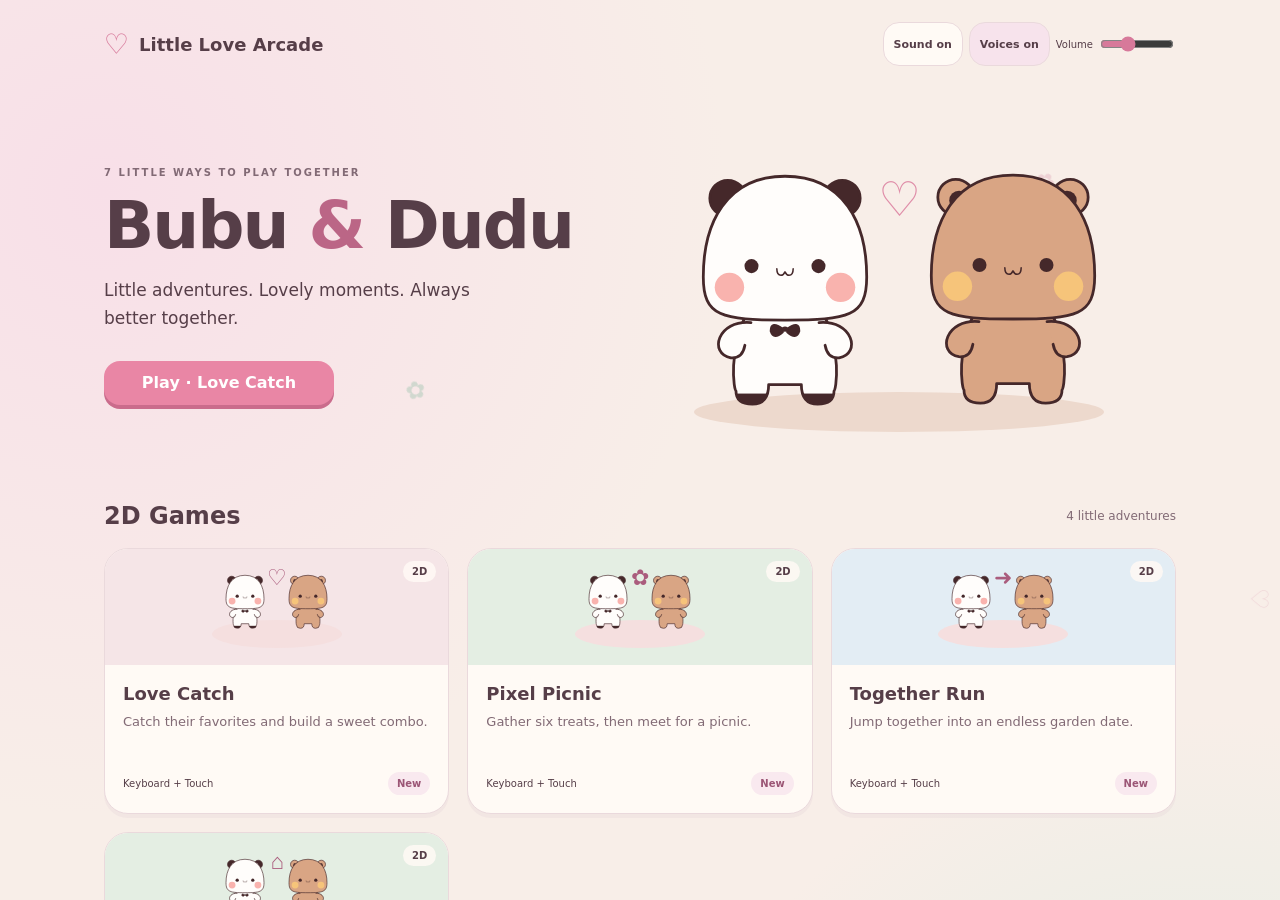
<file: BubuDudu.html>
<!doctype html>
<html lang="en"><head><meta charset="utf-8"><meta name="viewport" content="width=device-width,initial-scale=1"><meta http-equiv="refresh" content="0;url=index.html"><title>Bubu &amp; Dudu</title><link rel="stylesheet" href="css/base.css"><link rel="icon" href="favicon.svg"></head><body><main class="card"><h1>Bubu &amp; Dudu</h1><a class="button" href="index.html">Open Little Love Arcade</a></main></body></html>
</file>
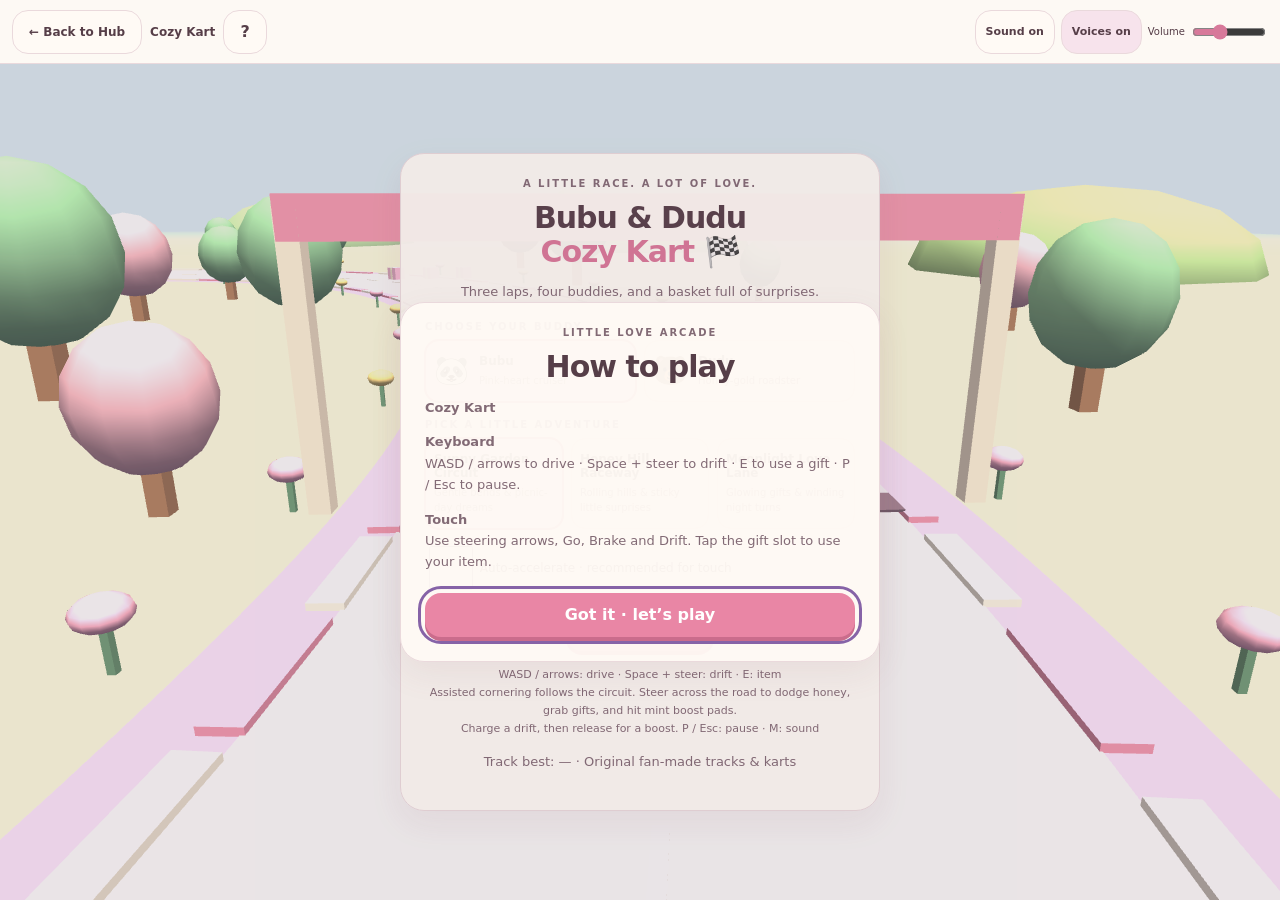
<file: cozy-kart.html>
<!doctype html>
<html lang="en">
<head>
 <meta charset="utf-8"><meta name="viewport" content="width=device-width,initial-scale=1,viewport-fit=cover">
 <meta name="theme-color" content="#e6f1e8"><title>Bubu &amp; Dudu · Cozy Kart</title>
 <link rel="icon" type="image/svg+xml" sizes="any" href="favicon.svg">
 <link rel="stylesheet" href="css/kart.css">
<link rel="stylesheet" href="css/base.css">
<script src="js/shared/settings.js"></script><script src="js/shared/modes.js"></script>
</head>
<body class="kart-page product-game">
<div id="product-loading" class="product-loading" role="status"><span class="spinner" aria-hidden="true"></span>Loading garden...</div>
 <canvas id="world" aria-label="Cozy Kart 3D race. WASD or arrows to drive, Space to drift, E to use an item."></canvas>
 <header class="kart-hud hidden" id="hud">
  <div class="race-title"><b>COZY KART</b><span id="track-name"></span></div>
  <div class="race-stat"><small>POSITION</small><b id="position">4 / 4</b></div>
  <div class="race-stat"><small>LAP</small><b id="lap">1 / 3</b></div>
  <div class="race-stat"><small>TIME</small><b id="timer">0:00.0</b></div>
  <button id="pause" class="icon-button" aria-label="Pause race">Ⅱ</button>
 </header>
 <div class="kart-sound"><button id="mute" class="icon-button" aria-label="Mute sound" aria-pressed="false">♫</button><label>Volume <input id="volume" type="range" min="0" max="1" step="0.05" value="0.3"></label></div>
 <div class="race-bottom hidden" id="race-bottom"><div><b id="speed">0</b><small> km/h</small><div class="drift-meter"><span id="drift-fill"></span></div><small id="drift-label">Hold Space + steer to drift</small></div><button class="item-slot" id="item" aria-label="Use held item">♡<small>No item · E</small></button></div>
 <canvas id="minimap" class="hidden" width="180" height="150" aria-label="Track map showing the four racers"></canvas>
 <div id="countdown" class="countdown hidden" aria-live="polite"></div>
 <div id="toast" class="kart-toast hidden" role="status" aria-live="polite"></div>
 <div id="overlay" class="kart-overlay"><section class="card kart-card" id="panel" aria-label="Cozy Kart menu"></section></div>
 <div class="kart-touch hidden" id="touch" aria-label="Touch driving controls">
  <div class="touch-steering"><button data-hold="left" aria-label="Steer left">←</button><button data-hold="right" aria-label="Steer right">→</button></div>
  <div class="touch-driving"><button data-hold="brake" aria-label="Brake">Brake</button><button data-hold="drift" aria-label="Drift">Drift</button><button data-hold="throttle" class="gas" aria-label="Accelerate">Go!</button></div>
 </div>
 <noscript>Cozy Kart needs JavaScript enabled. <a href="index.html">Back to Arcade</a></noscript>
 <script src="vendor/three.min.js"></script>
  <script src="js/voices.js"></script>
 <script>window.SkyHop=window.SkyHop||{};</script>
 <script src="js/skyhop/characters.js"></script>
 <script src="js/kart/race.js"></script>
 <script src="js/kart/models.js"></script>
 <script src="js/kart/main.js"></script>
<script src="js/shared/chrome.js"></script>
</body>
</html>
</file>
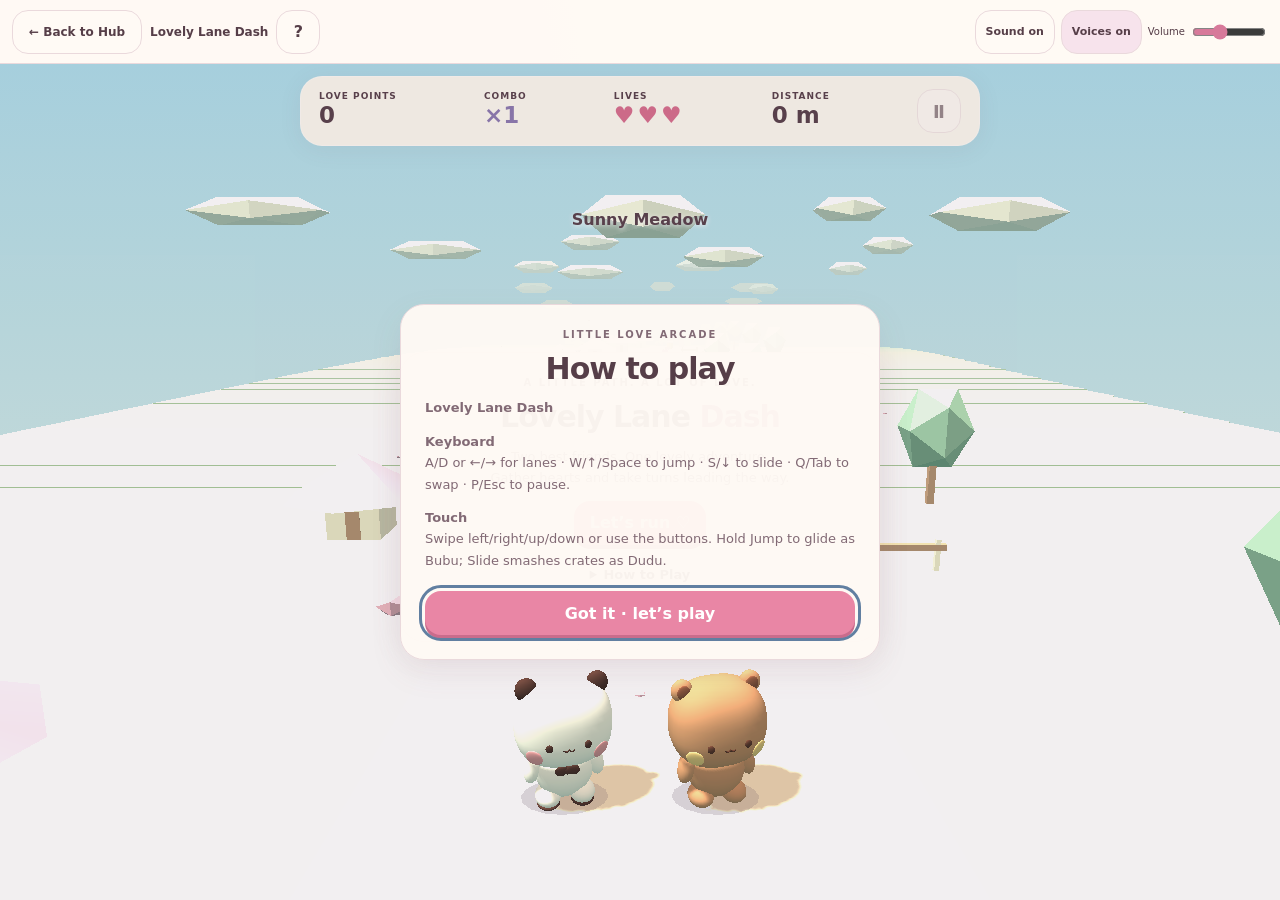
<file: dash.html>
<!DOCTYPE html>
<html lang="en">
<head>
 <meta charset="UTF-8">
 <meta name="viewport" content="width=device-width, initial-scale=1, viewport-fit=cover">
 <meta name="theme-color" content="#f8eee8">
 <title>Lovely Lane Dash · Bubu &amp; Dudu</title>
 <link rel="icon" href="favicon.svg" type="image/svg+xml">
 <link rel="stylesheet" href="css/dash.css">
<link rel="stylesheet" href="css/base.css">
<script src="js/shared/settings.js"></script><script src="js/shared/modes.js"></script>
</head>
<body class="product-game">
<div id="product-loading" class="product-loading" role="status"><span class="spinner" aria-hidden="true"></span>Loading garden...</div>
 <main id="dash">
  <canvas id="garden" tabindex="0" aria-label="Lovely Lane Dash. Three lanes: move left or right, jump, slide, and swap your lead."></canvas>
  <div id="speed-lines" aria-hidden="true"></div>
  <header id="hud">
   <div><small>LOVE POINTS</small><strong id="score">0</strong></div>
   <div><small>COMBO</small><strong id="combo">×1</strong></div>
   <div><small>LIVES</small><strong id="lives" aria-label="3 lives">♥♥♥</strong></div>
   <div><small>DISTANCE</small><strong id="distance">0 m</strong></div>
   <button id="pause" aria-label="Pause" title="Pause (P / Esc)">Ⅱ</button>
  </header>
  <div id="trail-info"><span id="lead">🐼 Bubu · Q / Tab to swap</span><span id="hug" hidden>♡ Hug Mode</span></div>
  <div id="toast" role="status" aria-live="polite"></div>
  <nav id="controls" aria-label="Runner controls">
   <button data-action="left" aria-label="Move left">←</button>
   <button data-action="right" aria-label="Move right">→</button>
   <button data-action="jump">Jump ↑</button>
   <button data-action="slide">Slide ↓</button>
   <button data-action="swap">Swap ♡</button>
  </nav>
  <section id="overlay" aria-label="Game menu">
   <div class="card">
    <div class="eyebrow">A LITTLE PATH. A LOT OF LOVE.</div>
    <h1 id="title">Lovely Lane <em>Dash</em></h1>
    <p id="description">Two best friends. One lovely adventure.<br>Gather hearts and take turns leading the way.</p>
    <div id="summary" hidden></div>
    <button id="play" class="primary">Let’s run ♡</button>
    <button id="menu" hidden>Menu</button>
    <details id="help"><summary>How to Play</summary>
     <p><b>A/D or ←/→:</b> lanes · <b>W/↑/Space:</b> jump · <b>S/↓:</b> slide · <b>Q/Tab:</b> swap · <b>P/Esc:</b> pause · <b>M:</b> mute.</p>
     <p><b>🐼 Bubu:</b> press jump again for a double jump; hold to glide briefly. Fits through pink narrow fences. Dodge crates and cracked rocks.</p>
     <p><b>🐻 Dudu:</b> one jump. Down + jump in the air ground-pounds; down fast-falls. Slide on the ground smashes crates and cracked rocks for bonus hearts.</p>
     <p>Jump puddles and low fences; duck branches and arches; dodge thorns. Spring mushrooms launch you across short blue gaps. A hit costs one life, never a fight!</p>
     <p>Hearts +10, honey +25. Consecutive hearts build up to ×5; missed hearts or hits reset the chain. Golden hearts give 5 seconds of Hug Mode: wider magnet, double points.</p>
     <p><b>Touch:</b> swipe to move, jump or slide. Use Swap to change lead; hold Jump to glide. Taps do not count as swipes. The glowing heart trail suggests a safe route.</p>
    </details>
    <a href="index.html" class="back">← Back to Arcade</a>
   </div>
  </section>
  <footer id="settings" aria-label="Sound settings">
   <button id="mute" aria-pressed="false">Sound on</button>
   <button id="voices" aria-pressed="true">Voices on</button>
   <label>Volume <input id="volume" type="range" min="0" max="1" step="0.05" value="0.35"></label>
  </footer>
  <p id="error" role="alert" hidden></p>
 </main>
 <script src="vendor/three.min.js"></script>
 <script src="js/voices.js"></script>
 <script src="js/dash/main.js"></script>
 <!-- The existing builder expects SkyHop; alias only while loading it. -->
 <script>window.SkyHop = window.Dash;</script>
 <script src="js/skyhop/characters.js"></script>
 <script>delete window.SkyHop;</script>
 <script src="js/dash/chunks.js"></script>
 <script src="js/dash/entities.js"></script>
 <script src="js/dash/runner.js"></script>
 <script src="js/dash/track.js"></script>
 <script src="js/dash/input.js"></script>
 <script src="js/dash/ui.js"></script>
<script src="js/shared/chrome.js"></script>
</body>
</html>
</file>
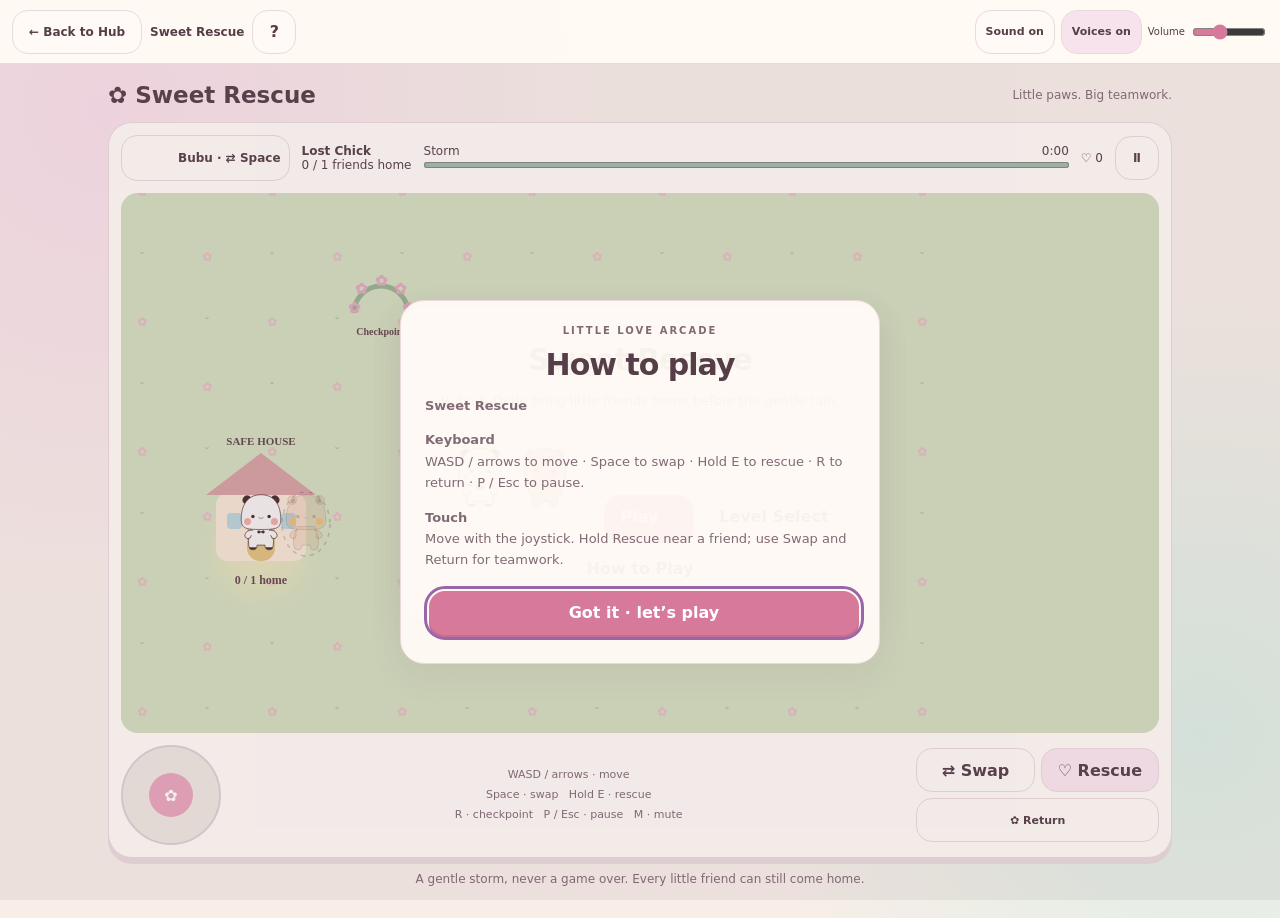
<file: rescue.html>
<!DOCTYPE html>
<html lang="en">
<head>
<meta charset="UTF-8">
<meta name="viewport" content="width=device-width, initial-scale=1, viewport-fit=cover">
<meta name="theme-color" content="#f8eee8">
<title>Sweet Rescue · Bubu &amp; Dudu</title>
<link rel="icon" href="favicon.svg" type="image/svg+xml">
<link rel="stylesheet" href="css/rescue.css">
<link rel="stylesheet" href="css/base.css">
<script src="js/shared/settings.js"></script><script src="js/shared/modes.js"></script>
</head>
<body class="product-game">
<main class="rescue-page">
 <header><a href="index.html" class="back">← Back to Arcade</a><h1>✿ Sweet Rescue</h1><span class="subtitle">Little paws. Big teamwork.</span></header>
 <section class="shell" aria-label="Sweet Rescue game">
  <div id="hud" class="hud">
   <button id="character" title="Swap (Space)"><canvas id="portrait" width="44" height="44" aria-hidden="true"></canvas><span id="character-name">Bubu · ⇄ Space</span></button>
   <div><strong id="level-name">Lost Chick</strong><span id="delivered">0 / 1 friends home</span></div>
   <div class="weather-stat"><label for="storm">Storm <span id="timer">0:00</span></label><progress id="storm" max="1" value="1"></progress></div>
   <span id="hearts">♡ 0</span><button id="mute" aria-label="Mute sound" aria-pressed="false">♫</button><button id="pause" aria-label="Pause game">Ⅱ</button>
  </div>
  <div class="stage" id="stage">
   <canvas id="garden" tabindex="0" aria-label="Garden rescue game. WASD or arrows move, Space swaps, hold E to rescue. Press P to pause."></canvas>
   <div id="toast" role="status" class="toast" hidden></div>
   <div id="overlay" class="overlay"><section id="panel" class="card" aria-label="Game menu"></section></div>
  </div>
  <div class="controls" id="controls">
   <div id="joystick" role="group" aria-label="Touch movement joystick"><span id="stick">✿</span></div>
   <p class="keyboard-hint">WASD / arrows · move<br>Space · swap &nbsp; Hold E · rescue<br>R · checkpoint &nbsp; P / Esc · pause &nbsp; M · mute</p>
   <div class="actions"><button id="swap">⇄ Swap</button><button id="rescue">♡ Rescue</button><button id="checkpoint">✿ Return</button></div>
  </div>
 </section>
 <p class="footer">A gentle storm, never a game over. Every little friend can still come home.</p>
</main>
<script src="js/characters.js"></script>
<script src="js/voices.js"></script>
<script src="js/rescue/main.js"></script>
<script src="js/rescue/levels.js"></script>
<script src="js/rescue/input.js"></script>
<script src="js/rescue/entities.js"></script>
<script src="js/rescue/player.js"></script>
<script src="js/rescue/render.js"></script>
<script src="js/rescue/ui.js"></script>
<script>Rescue.boot();</script>
<script src="js/shared/chrome.js"></script>
</body>
</html>
</file>
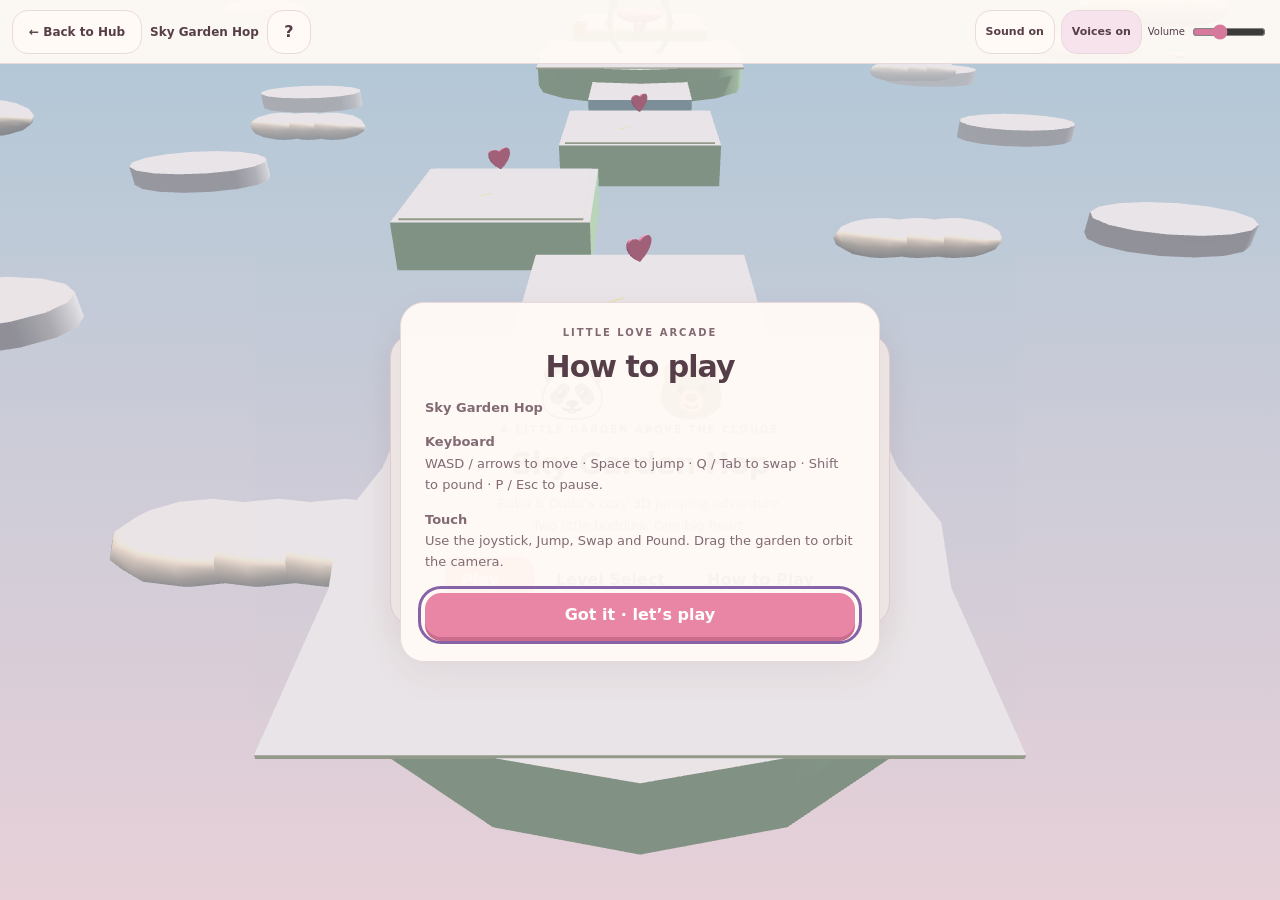
<file: sky-hop.html>
<!doctype html>
<html lang="en">
<head>
<meta charset="utf-8"><meta name="viewport" content="width=device-width,initial-scale=1,viewport-fit=cover">
<meta name="theme-color" content="#dceef5"><title>Bubu &amp; Dudu: Sky Garden Hop</title>
<link rel="icon" type="image/svg+xml" sizes="any" href="favicon.svg">
<link rel="stylesheet" href="css/skyhop.css">
<link rel="stylesheet" href="css/base.css">
<script src="js/shared/settings.js"></script><script src="js/shared/modes.js"></script>
</head>
<body class="skyhop product-game">
<div id="product-loading" class="product-loading" role="status"><span class="spinner" aria-hidden="true"></span>Loading garden...</div>
<canvas id="world" aria-label="Sky Garden Hop 3D garden. WASD to move, Space to jump, Q to swap."></canvas>
<header id="hud" class="sky-hud hidden">
 <button id="character" class="secondary" title="Q or Tab to swap">🐼 Bubu ⇄ Q</button>
 <span id="hearts">♥ 0</span><span id="level-name"></span><span id="timer">0:00</span>
 <button id="pause" class="icon-button" aria-label="Pause">Ⅱ</button>
</header>
<div class="sound-bar"><button id="mute" class="icon-button" aria-label="Mute sound" aria-pressed="false">♫</button><label>Volume <input id="volume" type="range" min="0" max="1" step="0.05" value="0.35"></label></div>
<div id="toast" class="sky-toast hidden" role="status" aria-live="polite"></div>
<div id="overlay" class="sky-overlay"><section class="card" id="panel" aria-label="Game menu"></section></div>
<div id="touch" class="touch-controls hidden">
 <div id="joystick" role="group" aria-label="Movement joystick"><span id="stick"></span></div>
 <div class="touch-actions"><button id="touch-pound" class="secondary" aria-label="Ground pound">↓ Pound</button><button id="touch-swap" class="secondary">⇄ Swap</button><button id="touch-jump" class="primary">Jump ♡</button></div>
</div>
<div id="fade" aria-hidden="true"></div>
<noscript>This garden needs JavaScript enabled.</noscript>
<script src="vendor/three.min.js"></script>
<script src="js/voices.js"></script>
<script src="js/skyhop/main.js"></script>
<script src="js/skyhop/audio.js"></script>
<script src="js/skyhop/input.js"></script>
<script src="js/skyhop/characters.js"></script>
<script src="js/skyhop/levels.js"></script>
<script src="js/skyhop/entities.js"></script>
<script src="js/skyhop/physics.js"></script>
<script src="js/skyhop/player.js"></script>
<script src="js/skyhop/ui.js"></script>
<script>window.SkyHop.boot();</script>
<script src="js/shared/chrome.js"></script>
</body></html>
</file>
<file: css/base.css>
/* Product tokens and shared components. Mode styles contain layout only. */
:root{--ink:#563e48;--muted:#826a75;--pink:#d7799a;--paper:#fffaf5;--cream:#fff9ef;--mint:#dceee3;--blue:#e0edf5;--border:#ead9dc;--line:var(--border);--radius-sm:12px;--radius:16px;--radius-lg:24px;--shadow-sm:0 4px 0 #e9dadd66;--shadow:0 12px 32px #86626d18;--space-1:4px;--space-2:8px;--space-3:16px;--space-4:24px;--font:ui-rounded,"Trebuchet MS","Arial Rounded MT Bold",system-ui,sans-serif;--chrome-height:64px;color-scheme:light}
*{box-sizing:border-box}body{margin:0;color:var(--ink);font-family:var(--font);background:#f8eee8;background-image:radial-gradient(circle at 8% 12%,#f8dfe8,transparent 34%),radial-gradient(circle at 94% 80%,#ddeee4,transparent 32%);min-height:100svh}button,input,select{font:inherit}button,a,input,summary{-webkit-tap-highlight-color:transparent}button,.button,.primary,.secondary{color:var(--ink);cursor:pointer;touch-action:manipulation;border:1px solid var(--border);border-radius:var(--radius);background:var(--paper);padding:10px 16px;font-weight:700;min-height:44px;min-width:44px}button:hover,.button:hover{filter:brightness(1.025)}button:active{transform:translateY(1px)}:where(button,a,input,summary,[tabindex]):focus-visible{outline:3px solid #8663a7;outline-offset:4px}button:disabled{cursor:default;opacity:.6}.primary{background:#e986a5;color:#fff;border:0;box-shadow:0 4px 0 #ca6c8c}.secondary{background:#fff7ef}.icon-button{width:44px;height:44px;padding:8px}.card{width:min(480px,100%);padding:24px;text-align:center;border:1px solid var(--border);border-radius:var(--radius-lg);background:#fffaf5f5;box-shadow:var(--shadow)}.card h1,.card h2{font-size:30px;line-height:1.12;letter-spacing:-1px;margin:12px 0}.card p{font-size:13px;line-height:1.65;color:var(--muted)}.card-tag,.eyebrow{font-size:10px;letter-spacing:2px;text-transform:uppercase;font-weight:800;color:var(--muted)}.badge{display:inline-block;border-radius:20px;background:#fffaf5dd;padding:5px 9px;font-size:10px;font-weight:800}.hidden,[hidden]{display:none!important}.sr-only{position:absolute;width:1px;height:1px;overflow:hidden;clip:rect(0,0,0,0)}.skip-link{position:fixed;top:8px;left:8px;z-index:200;background:var(--paper);padding:12px;border-radius:12px;transform:translateY(-150%);color:var(--ink)}.skip-link:focus{transform:none}
.audio-settings{display:flex;align-items:center;gap:6px;flex-wrap:wrap}.audio-settings button{font-size:11px;padding:8px 10px;background:var(--paper);white-space:nowrap}.audio-settings label{display:flex;gap:5px;align-items:center;font-size:10px}.audio-settings input{width:74px;min-height:44px;accent-color:var(--pink)}.audio-settings button[aria-pressed=true]{background:#f7e3ec}
.product-chrome{position:fixed;inset:0 0 auto;z-index:40;min-height:var(--chrome-height);padding:8px max(12px,env(safe-area-inset-right)) 8px max(12px,env(safe-area-inset-left));display:flex;align-items:center;justify-content:space-between;gap:10px;background:#fffaf5f2;border-bottom:1px solid var(--border)}.product-nav{display:flex;align-items:center;gap:8px}.product-nav a{display:flex;align-items:center;text-decoration:none;white-space:nowrap;font-size:12px}.product-nav button{padding:8px}.product-name{font-size:12px;font-weight:800}.product-game{padding-top:var(--chrome-height)}.product-game .sound-bar,.product-game .kart-sound,.product-game #settings,.product-game #mute,.product-game #voice{display:none!important}.product-game .rescue-page>header>.back{display:none}.product-game .mode-nav #menu{display:none}
/* Existing state machines keep ownership of their cards and actions. */
.product-game :is(.overlay,.sky-overlay,.kart-overlay){background:#77546812;backdrop-filter:none}.product-game :is(.card,.kart-card){background:#fffaf5f5;border:1px solid var(--border);border-radius:var(--radius-lg);box-shadow:var(--shadow);padding:24px}.product-game :is(.card,.kart-card) :is(h1,h2){font-size:30px;line-height:1.12}.product-game .card a[href="index.html"]{display:none}.product-game :is(button,input,summary){min-height:44px}.product-game button{min-width:44px}.product-game .sky-hud,.product-game .kart-hud{top:calc(var(--chrome-height) + 10px)}.product-game .sky-toast,.product-game .kart-toast{top:calc(var(--chrome-height) + 100px)}.product-game .sky-overlay,.product-game .kart-overlay{padding-top:calc(var(--chrome-height) + 20px)}.product-game #dash{height:calc(100dvh - var(--chrome-height));min-height:280px}.product-game .sky-hud{flex-wrap:wrap}.product-game .kart-hud{left:50%;right:auto;transform:translateX(-50%)}
.product-modal{position:fixed;inset:var(--chrome-height) 0 0;z-index:50;display:flex;align-items:flex-start;justify-content:center;overflow:auto;padding:24px 16px;background:#77546818}.product-modal .card{margin:auto;max-height:none;overflow:visible}.product-modal .card p{text-align:left}.product-modal .primary{display:block;width:100%;margin-top:20px}.product-modal .back{display:inline-flex;align-items:center;justify-content:center;min-height:44px;color:var(--ink)}.product-loading{position:fixed;inset:0;display:flex;gap:12px;align-items:center;justify-content:center;z-index:100;background:var(--paper);font-size:14px}.spinner{width:22px;height:22px;border:3px solid #efd4df;border-top-color:var(--pink);border-radius:50%;animation:spin .8s linear infinite}@keyframes spin{to{transform:rotate(360deg)}}
@media(max-width:600px){:root{--chrome-height:112px}.product-chrome{flex-wrap:wrap;gap:4px;padding:6px 10px}.product-nav{width:100%;justify-content:space-between}.product-chrome .audio-settings{width:100%;justify-content:center}.product-name{font-size:11px}.product-game .card{padding:18px}.product-game .sky-hud{gap:5px}.product-game .sky-hud #level-name{max-width:90px}.product-game .sky-hud #character{max-width:140px}.product-game .kart-hud{gap:8px}.product-game .card :is(h1,h2){font-size:26px}.product-game .icon-button{width:44px;height:44px}.product-modal{padding:16px 12px}}
@media(max-height:500px) and (min-width:601px){:root{--chrome-height:60px}.product-name{display:none}.product-chrome{min-height:60px}.product-modal{padding:12px}.product-game .sky-overlay,.product-game .kart-overlay{padding-top:calc(var(--chrome-height) + 8px)}}
@media(prefers-reduced-motion:reduce){*,*::before,*::after{scroll-behavior:auto!important}.spinner{animation:none}button:active{transform:none}}

.product-native-paused{visibility:hidden!important}.product-game .product-modal .card a[href="index.html"]{display:inline-flex}.product-game #modePicker{display:none!important}
.skip-link{min-height:44px;display:flex;align-items:center}
.product-chrome{padding-top:6px;padding-bottom:6px}
.product-game input[type="checkbox"]{min-width:44px;min-height:44px;vertical-align:middle}
@media(max-height:500px) and (min-width:601px){.product-chrome{padding-top:4px;padding-bottom:4px}}
</file>
<file: css/hub.css>
.hub-page{max-width:1120px;margin:auto;padding:0 24px 36px}.hub-header{display:flex;align-items:center;justify-content:space-between;gap:16px;padding:20px 0}.hub-brand{font-weight:800;font-size:18px;text-decoration:none;color:var(--ink);min-height:44px;display:flex;align-items:center}.hub-brand span{font-size:28px;margin-right:10px;color:var(--pink)}.hub-hero{display:grid;grid-template-columns:1fr 1.12fr;align-items:center;gap:24px;padding:38px 0 44px}.hub-hero h1{font-size:clamp(38px,5.5vw,66px);line-height:1.02;letter-spacing:-2px;margin:14px 0 18px}.hub-hero h1 span{color:#bb6686}.hub-hero p{font-size:17px;line-height:1.6;max-width:380px}.hub-hero .primary{display:inline-flex;align-items:center;justify-content:center;min-width:230px;width:auto;margin-top:12px;text-decoration:none}.hub-hero .eyebrow{font-size:10px;letter-spacing:2px;font-weight:800}.hero-art{width:100%;height:320px;object-fit:contain;display:block;touch-action:auto}.section-heading{display:flex;justify-content:space-between;align-items:center;gap:16px;margin:12px 0 18px}.section-heading h2{font-size:24px;margin:0}.section-heading span{font-size:12px;color:var(--muted)}.mode-section{margin-bottom:36px}.mode-grid{display:grid;grid-template-columns:repeat(3,minmax(0,1fr));gap:18px}.mode-card{display:block;text-decoration:none;color:var(--ink);border:1px solid var(--border);border-radius:var(--radius-lg);background:var(--paper);overflow:hidden;box-shadow:var(--shadow-sm);transition:transform .18s,box-shadow .18s,border-color .18s}.mode-card:hover{transform:translateY(-5px);box-shadow:var(--shadow);border-color:#cb90a6}.mode-card:active{transform:translateY(1px) scale(.985)}.mode-preview{position:relative;height:116px;background:#f5e5e7;display:grid;place-items:center}.mode-card:nth-child(2n) .mode-preview{background:#e4eee3}.mode-card:nth-child(3n) .mode-preview{background:#e3edf4}.mode-preview canvas{width:160px;height:100px;touch-action:auto}.mode-preview .badge{position:absolute;right:12px;top:12px}.mode-copy{padding:18px}.mode-copy h3{font-size:18px;margin:0 0 8px}.mode-copy p{font-size:13px;line-height:1.5;min-height:40px;margin:0 0 20px;color:var(--muted)}.mode-meta{display:flex;flex-wrap:wrap;align-items:center;justify-content:space-between;gap:8px;font-size:10px}.mode-meta strong{color:#9b5575;background:#f9e9ef;border-radius:20px;padding:6px 9px}.hub-footer{text-align:center;font-size:11px;line-height:1.8;color:var(--muted);padding:20px}.hub-petals{position:fixed;inset:0;z-index:-1;pointer-events:none;overflow:hidden}.hub-petals span{position:absolute;color:#dd9bb157;font-size:24px;animation:drift 19s linear infinite;top:-50px;left:9%}.hub-petals span:nth-child(2){left:30%;animation-delay:-8s;color:#a0c4af70}.hub-petals span:nth-child(3){left:58%;animation-delay:-14s}.hub-petals span:nth-child(4){left:80%;animation-delay:-4s}.hub-petals span:nth-child(5){left:95%;animation-delay:-12s}@keyframes drift{to{transform:translate(50px,110vh) rotate(140deg)}}
@media(max-width:950px){.mode-grid{grid-template-columns:repeat(2,minmax(0,1fr))}.hub-hero{gap:10px}.hero-art{height:300px}}
@media(max-width:600px){.hub-page{padding:0 18px 24px}.hub-header{flex-wrap:wrap;gap:8px;padding:14px 0}.hub-header .audio-settings{width:100%;justify-content:space-between}.hub-hero{display:flex;flex-direction:column-reverse;text-align:center;gap:0;padding:0 0 30px}.hero-art{height:230px;width:100%}.hub-hero h1{font-size:42px;margin:10px 0}.hub-hero p{font-size:14px;margin:10px auto}.mode-grid{grid-template-columns:1fr}.section-heading span{font-size:10px}.section-heading h2{font-size:22px}.mode-copy p{min-height:0}.hub-footer{padding:15px 0}}
@media(prefers-reduced-motion:reduce){.hub-petals span{animation:none;top:20%}.mode-card{transition:none}.mode-card:hover,.mode-card:active{transform:none}}
</file>
<file: css/arcade.css>
button:hover{filter:brightness(1.035)}button:active{transform:translateY(2px)}
.page{max-width:1060px;margin:auto;padding:24px 24px 16px}.masthead{display:flex;justify-content:space-between;align-items:center;margin-bottom:16px;gap:12px}.brand{display:flex;align-items:center;gap:12px}.brand-icon{background:#fff8f6;border:1px solid var(--border);border-radius:16px;padding:9px 12px;color:var(--pink);font-size:25px;box-shadow:0 4px 0 #ecdde0}.eyebrow{font-size:10px;font-weight:bold;letter-spacing:2.5px;text-transform:uppercase;color:var(--muted)}h1{font-size:24px;margin:4px 0 0;letter-spacing:-.8px}.date-badge{font-size:12px;border:1px solid var(--border);border-radius:30px;padding:9px 14px;background:#ffffff70}.date-badge span{color:#da7697}
.game-shell{background:var(--paper);border:1px solid var(--border);padding:14px;border-radius:26px;box-shadow:0 15px 45px #86626d15,0 4px 0 #e9dadd}.hud{display:flex;align-items:center;gap:10px;padding:2px 4px 14px;flex-wrap:wrap}.stat{min-width:100px;padding:4px 12px;border-right:1px solid #eddee0}.stat-label{display:block;font-size:9px;letter-spacing:1.7px;font-weight:bold;color:var(--muted);margin-bottom:3px}.stat-value{font-size:21px;font-weight:bold;font-variant-numeric:tabular-nums}.combo-value{color:#d67797}.lives-value{color:#e77998;letter-spacing:3px}.level-stat{flex:1}.icon-button{border:1px solid var(--border);background:#fff5f2;width:40px;height:40px;border-radius:13px;font-weight:bold;font-size:17px}.stage{position:relative;height:clamp(380px,61svh,610px);min-height:330px;border-radius:18px;overflow:hidden;background:#edf4e8;isolation:isolate}canvas{display:block;width:100%;height:100%;touch-action:none}.stage-caption{position:absolute;top:18px;left:20px;pointer-events:none;font-size:10px;letter-spacing:2px;color:#638877;font-weight:bold;text-transform:uppercase}.hug-pill{position:absolute;top:16px;right:16px;border-radius:24px;padding:9px 14px;background:#fff5cc;box-shadow:0 3px 12px #c98b4430;color:#956634;font-size:12px;font-weight:bold;pointer-events:none}.toast{position:absolute;top:65px;left:50%;transform:translateX(-50%);padding:10px 18px;border-radius:25px;background:#fffaf2ed;box-shadow:0 4px 15px #71505012;font-size:13px;font-weight:bold;pointer-events:none;text-align:center;max-width:90%;width:max-content}
.overlay{position:absolute;inset:0;background:#f5f4e388;backdrop-filter:none;display:flex;align-items:center;justify-content:center;padding:18px;z-index:2}.card{width:min(440px,100%)}.card-tag{font-size:10px;letter-spacing:2.5px;color:#b88691;text-transform:uppercase;font-weight:bold}.card h2{font-size:40px;letter-spacing:-1.8px;line-height:1.06;margin:13px 0 9px}.card h2 span{color:#dd7997}.card p{font-size:13px;line-height:1.65;color:var(--muted);margin:8px 0 15px}.couple-art{width:155px;height:87px;display:block;margin:0 auto 8px}canvas.couple-art{object-fit:contain}.rules{display:grid;grid-template-columns:1fr 1fr;gap:8px;margin:16px 0;text-align:left}.rule{background:#f8edf0;border-radius:12px;padding:10px;font-size:11px;line-height:1.6}.rule:nth-child(2){background:#f5eddf}.rule b{display:block;font-size:12px}.small-note{font-size:10px!important;margin:12px 0 0!important}.score-summary{display:flex;justify-content:center;gap:40px;margin:22px 0}.score-summary strong{display:block;font-size:31px;margin-top:5px}.score-summary span{font-size:11px;color:var(--muted)}
.controls{display:flex;align-items:center;justify-content:space-between;gap:12px;padding:14px 4px 2px}.move-controls{display:flex;gap:8px}.move-button{border:1px solid var(--border);background:#f5efe9;border-radius:14px;width:56px;height:44px;font-size:19px;touch-action:none;user-select:none}.move-button.held{background:#eddae3}.control-hint{font-size:11px;color:var(--muted);text-align:center;line-height:1.7}.control-hint kbd{font:inherit;background:#f3eae8;border:1px solid #e5d8d7;border-radius:5px;padding:2px 5px}.swap-button{border:1px solid #e9c5d0;border-radius:14px;background:#fbe6ed;padding:12px 18px;font-size:12px;font-weight:bold;min-width:150px}.legend{display:flex;justify-content:center;flex-wrap:wrap;gap:20px;margin:22px 0 14px;color:var(--muted);font-size:11px}.legend span{display:flex;align-items:center;gap:6px}.dot{width:8px;height:8px;border-radius:50%;display:inline-block;background:#e986a5}.dot.honey{background:#d5a05c}.dot.gold{background:#dfbe55}.footer{text-align:center;font-size:10px;color:#ab9298;line-height:1.8}.hidden{display:none!important}.sr-only{position:absolute;width:1px;height:1px;padding:0;overflow:hidden;clip:rect(0,0,0,0);white-space:nowrap;border:0}
@media(max-width:600px){.page{padding:12px 10px}.masthead{margin-bottom:12px}.brand-icon{padding:7px 10px}h1{font-size:19px}.date-badge{display:none}.game-shell{padding:9px;border-radius:21px}.hud{gap:0;padding-bottom:10px}.stat{min-width:0;padding:3px 8px}.stat-value{font-size:18px}.stat-label{font-size:8px;letter-spacing:1px}.icon-button{width:33px;height:34px;margin-left:5px}.stage{height:clamp(380px,62svh,590px)}.card{padding:19px 20px}.card h2{font-size:34px}.control-hint{display:none}.swap-button{min-width:145px;padding:12px}.legend{gap:12px;font-size:10px;margin:17px 0 10px}.couple-art{height:75px}.stage-caption{font-size:9px;left:13px}.controls{padding-top:12px}}
@media(max-height:650px) and (min-width:601px){.page{padding-top:12px}.stage{height:380px}.card{padding:16px 25px}.couple-art{height:60px}.card h2{font-size:32px}.rules{margin:10px 0}.legend{margin:15px 0 8px}}
@media(prefers-reduced-motion:reduce){button:active{transform:none}}
.mode-picker{display:grid;grid-template-columns:1fr 1fr;gap:8px;margin:12px 0}.mode-choice{border:1px solid var(--border);border-radius:12px;padding:10px 8px;background:#fff3ed;text-align:left;font-size:12px;font-weight:bold}.mode-choice:last-child{grid-column:1/-1}.mode-choice small{display:block;font-size:10px;font-weight:normal;margin-top:4px;color:var(--muted)}.mode-choice[aria-pressed="true"]{border-color:#d67797;background:#fce2ed;box-shadow:0 0 0 1px #d67797}.card{max-height:100%;overflow:auto}.overlay{padding:12px}.card h2{font-size:32px}.card .couple-art{height:65px}.card p{margin:6px 0 10px}.direction-extra{display:flex;gap:6px}.move-controls{flex-wrap:wrap}.control-hint{font-size:11px}.pixel-mode canvas{image-rendering:pixelated}.pixel-mode .stage-caption{font-family:monospace}.mode-nav{display:flex;justify-content:space-between;align-items:center;padding:0 4px 10px;font-size:12px;font-weight:bold}.mode-nav .secondary{margin:0;padding:6px 12px}@media(max-width:600px){.card{padding:16px}.card h2{margin:8px 0;font-size:28px}.card .couple-art{height:48px}.mode-choice{padding:8px}.direction-extra .move-button{width:38px}.control-hint{display:none}.mode-picker{gap:6px}}
</file>
<file: css/kart.css>
.kart-page{overflow:hidden;background:#dceee5}.kart-page #world{position:fixed;inset:0;width:100%;height:100%}.kart-hud{position:fixed;top:max(12px,env(safe-area-inset-top));left:50%;transform:translateX(-50%);display:flex;align-items:center;gap:24px;padding:12px 18px;border:1px solid #fff;border-radius:20px;background:#fffaf2ee;box-shadow:0 5px 24px #45302b18;max-width:calc(100% - 24px);z-index:2}.race-title{min-width:150px}.race-title b{display:block;font-size:12px;letter-spacing:3px;color:#bf718d}.race-title span{font-size:11px}.race-stat small{display:block;font-size:9px;letter-spacing:1.5px;color:var(--muted)}.race-stat b{font-size:20px;white-space:nowrap;font-variant-numeric:tabular-nums}.kart-sound{position:fixed;top:max(14px,env(safe-area-inset-top));left:14px;display:flex;align-items:center;gap:8px;z-index:4}.kart-sound label{display:flex;align-items:center;gap:6px;padding:8px;border-radius:12px;background:#fffaf2d9;font-size:10px}.kart-sound input{width:65px;accent-color:#d87997}.kart-overlay{position:fixed;inset:0;display:flex;align-items:center;justify-content:center;background:#eaf2e55e;padding:70px 16px 20px;z-index:3}.kart-card{width:min(580px,100%);padding:26px 30px;background:#fffaf5f5;max-height:100%;overflow:auto}.kart-card h1{font-size:42px;letter-spacing:-2px;margin:8px 0}.kart-card h1 span{color:#d97798}.kart-card .subtitle{margin-bottom:18px}.kart-card .selection-label{display:block;text-align:left;font-size:10px;letter-spacing:2px;font-weight:bold;margin:17px 0 8px;color:var(--muted)}.kart-options{display:grid;grid-template-columns:repeat(3,1fr);gap:8px}.kart-options.buddies{grid-template-columns:1fr 1fr}.kart-options button{border:1px solid var(--border);background:#f8eee5;border-radius:14px;padding:13px 8px;text-align:left;font-weight:bold;font-size:12px}.kart-options button small{display:block;font-size:10px;font-weight:normal;line-height:1.5;margin-top:5px;color:var(--muted)}.kart-options button[aria-pressed=true]{background:#fbe1ec;border-color:#d87997;box-shadow:0 0 0 1px #d87997}.kart-options .buddy-icon{font-size:28px;float:left;margin-right:10px}.auto-option{display:block;margin:14px 0;font-size:12px;text-align:left}.auto-option input{accent-color:#d87997}.kart-card .secondary{margin:10px 4px 0}.kart-card a{color:#a5637f}.kart-help{margin-top:15px!important;font-size:11px!important}.kart-toast{position:fixed;left:50%;top:115px;transform:translateX(-50%);background:#fffaf3eb;border:1px solid white;border-radius:25px;padding:10px 18px;text-align:center;font-size:13px;font-weight:bold;pointer-events:none;z-index:2;max-width:90%;width:max-content}.countdown{position:fixed;inset:38% 0 auto;text-align:center;font-size:100px;font-weight:bold;color:#fff9e7;text-shadow:0 5px 0 #af718c,0 10px 35px #54374155;pointer-events:none;z-index:2}.race-bottom{position:fixed;bottom:max(24px,env(safe-area-inset-bottom));left:24px;display:flex;gap:20px;align-items:center;background:#fffaf3e8;padding:14px 20px;border-radius:22px;z-index:2}.race-bottom #speed{font-size:34px;font-variant-numeric:tabular-nums}.race-bottom small{font-size:10px;color:var(--muted)}.drift-meter{height:6px;width:160px;background:#eadbd4;border-radius:6px;margin:5px 0;overflow:hidden}.drift-meter span{display:block;height:100%;width:0;background:#e68ca8}.item-slot{border:2px dashed #dbb3c3;background:#fff0df;border-radius:15px;min-width:110px;height:68px;font-size:22px;font-weight:bold}.item-slot small{display:block;font-size:10px}.item-slot:disabled{cursor:default;opacity:.75}#minimap{position:fixed;bottom:max(24px,env(safe-area-inset-bottom));right:24px;width:180px;height:150px;background:#fffaf3d9;border:1px solid white;border-radius:20px;z-index:2;pointer-events:none}.kart-touch{position:fixed;left:14px;right:14px;bottom:max(14px,env(safe-area-inset-bottom));display:none;justify-content:space-between;gap:10px;z-index:2;pointer-events:none}.kart-touch>div{display:flex;gap:7px}.kart-touch button{width:58px;height:58px;border:1px solid #fff;background:#fff7eee6;border-radius:18px;font-weight:bold;touch-action:none;user-select:none;pointer-events:auto;font-size:12px;box-shadow:0 4px 0 #68454d24}.touch-steering button{font-size:26px}.kart-touch .gas{background:#e987a6;color:white}.kart-touch button.held{background:#f1bad0}.results{width:100%;border-collapse:collapse;font-size:13px;margin:18px 0;text-align:left}.results td{padding:10px;border-bottom:1px solid #ecdedf}.results tr.player{background:#fce3ec;font-weight:bold}
@media(pointer:coarse),(max-width:800px){.kart-touch{display:flex}.kart-hud{gap:12px;padding:9px 12px;top:max(58px,calc(env(safe-area-inset-top) + 48px));width:max-content}.race-title{min-width:0;max-width:110px}.race-title b{font-size:10px;letter-spacing:1px}.race-title span{font-size:9px}.race-stat b{font-size:16px}.race-stat small{font-size:8px;letter-spacing:.5px}.kart-toast{top:130px}.race-bottom{left:14px;bottom:max(86px,calc(env(safe-area-inset-bottom) + 78px));padding:9px 12px;gap:12px}.race-bottom #speed{font-size:25px}.drift-meter{width:125px}.item-slot{min-width:90px;height:58px;font-size:18px}#minimap{width:110px;height:95px;right:14px;bottom:max(86px,calc(env(safe-area-inset-bottom) + 78px))}.kart-sound{top:max(8px,env(safe-area-inset-top));left:10px}.kart-card{padding:20px}.kart-card h1{font-size:36px}.kart-options button{padding:10px 7px;font-size:11px}.kart-options button small{font-size:9px}.kart-card .selection-label{margin-top:12px}.kart-card .subtitle{margin-bottom:10px}}
@media(max-width:420px){.kart-hud{gap:10px}.race-title{max-width:90px}.kart-touch button{width:53px;height:55px}.kart-touch{left:10px;right:10px;gap:6px}.kart-touch>div{gap:5px}.race-bottom{gap:8px}.drift-meter{width:112px}#minimap{width:92px;height:85px}}
@media(max-height:500px){.kart-overlay{padding-top:56px}.kart-card{padding:16px 24px}.kart-card h1{font-size:30px}.kart-hud{top:8px;left:auto;right:10px;transform:none}.kart-toast{top:70px}.race-bottom{bottom:78px;padding:5px 12px}.race-bottom #speed{font-size:22px}#minimap{bottom:78px;width:110px;height:80px}.countdown{font-size:70px}.kart-touch button{height:48px}.kart-sound label{display:none}}
@media(prefers-reduced-motion:reduce){.countdown{text-shadow:0 3px 0 #af718c}}
</file>
<file: css/dash.css>
body{margin:0;background:#f8eee8}button,a,input,summary{-webkit-tap-highlight-color:transparent}button,.back{font:inherit;font-weight:700;color:var(--ink);border:1px solid var(--line);background:var(--cream);border-radius:16px;min-height:44px;padding:10px 16px;cursor:pointer;touch-action:manipulation}button:hover,.back:hover{background:#ffe5ed}button:focus-visible,a:focus-visible,summary:focus-visible,input:focus-visible{outline:3px solid #617fa1;outline-offset:3px}[hidden]{display:none!important}
#dash{position:relative;width:100%;height:100vh;height:100dvh;min-height:360px;overflow:hidden;background:linear-gradient(#acdce9,#fff0de 70%)}#garden{display:block;width:100%;height:100%;outline:none;touch-action:none}
#hud{position:absolute;top:max(12px,env(safe-area-inset-top));left:50%;transform:translateX(-50%);width:min(680px,calc(100% - 24px));display:flex;align-items:center;justify-content:space-between;gap:10px;padding:12px 18px;border:1px solid #fff5;border-radius:22px;background:#fff9eff2;box-shadow:0 4px 24px #76506312}#hud small{display:block;font-size:9px;letter-spacing:1px;font-weight:800}#hud strong{display:block;font-size:23px;line-height:1.3}#lives{color:#d66d8c;letter-spacing:3px}#combo{color:#8a79af}#pause{font-size:18px;padding:8px 14px}
#trail-info{position:absolute;top:103px;left:0;right:0;display:flex;justify-content:center;gap:8px;font-size:12px;pointer-events:none}#trail-info span{background:#fff9efeb;border-radius:20px;padding:7px 12px}#hug{color:#916920}#toast{position:absolute;top:146px;left:0;right:0;text-align:center;font-size:16px;font-weight:800;text-shadow:0 1px 5px #fff;pointer-events:none}
#controls{position:absolute;bottom:calc(72px + env(safe-area-inset-bottom));left:50%;transform:translateX(-50%);display:flex;gap:8px;white-space:nowrap}#controls button{box-shadow:0 4px 0 #dac0c7;touch-action:none;min-width:48px}#controls button:last-child{background:#f9c4d4}
#overlay{position:absolute;inset:165px 14px 135px;display:flex;align-items:center;justify-content:center;pointer-events:none}.card{pointer-events:auto;background:#fff9eff5;border:1px solid #fff;border-radius:28px;padding:24px;text-align:center;width:420px;max-width:100%;max-height:100%;overflow:auto;box-shadow:0 12px 40px #63506118}.eyebrow{font-size:9px;letter-spacing:2px;font-weight:800}h1{font-size:34px;line-height:1.04;margin:12px 0}h1 em{color:#c66c8d;font-style:normal}p{font-size:14px;line-height:1.5;margin:12px 0}.primary{background:#efadc2;border-color:#df97ae;min-width:170px}#menu{margin-left:4px}details{font-size:13px;margin:14px 0}summary{cursor:pointer;font-weight:700;padding:8px}details p{text-align:left;font-size:12px}.back{display:inline-block;text-decoration:none;border:0;background:transparent;font-size:12px;padding:8px}#summary{display:grid;grid-template-columns:1fr 1fr;gap:12px;margin:16px 0;font-size:12px}#summary strong{display:block;font-size:22px}
#settings{position:absolute;bottom:max(10px,env(safe-area-inset-bottom));left:50%;transform:translateX(-50%);display:flex;align-items:center;gap:7px;background:#fff9eff2;padding:5px 9px;border-radius:18px;white-space:nowrap}#settings button{border:0;background:transparent;font-size:11px;padding:6px;min-width:65px}#settings label{font-size:10px;display:flex;align-items:center;gap:4px}#volume{width:75px;accent-color:#c97698;min-height:44px}#error{position:absolute;inset:30% 20px auto;background:#fff9ef;padding:24px;border-radius:18px;z-index:10}
#speed-lines{position:absolute;inset:0;pointer-events:none;opacity:0;background:repeating-conic-gradient(from 0deg at 50% 42%,transparent 0deg 19deg,#fff5 20deg,transparent 21deg 40deg);mask-image:radial-gradient(ellipse,transparent 40%,#000);transition:opacity .4s}#dash[data-mode="menu"] #controls,#dash[data-mode="over"] #controls{visibility:hidden}#dash[data-mode="menu"] #trail-info{visibility:hidden}
@media(max-width:420px){#hud{padding:10px;gap:5px}#hud strong{font-size:18px}#hud small{font-size:8px;letter-spacing:.4px}#lives{letter-spacing:1px}#controls{gap:5px;width:calc(100% - 20px);justify-content:center}#controls button{font-size:12px;padding:10px;min-width:45px}.card{padding:18px}h1{font-size:30px}#settings{gap:3px}#trail-info{top:96px}#toast{top:133px}#overlay{top:155px}#settings label{gap:2px}}
@media(max-height:560px) and (min-width:600px){#hud{left:12px;transform:none;width:360px;top:8px;padding:8px}#trail-info{top:82px;right:auto;left:12px}#toast{top:120px;text-align:left;padding-left:20px}#overlay{left:auto;right:15px;top:10px;bottom:75px;width:350px}.card{padding:15px}h1{font-size:25px}#controls{left:15px;transform:none;bottom:78px}#settings{left:auto;right:15px;transform:none}}
@media(prefers-reduced-motion:reduce){#speed-lines{display:none!important}*{scroll-behavior:auto!important}}
</file>
<file: css/rescue.css>
body{margin:0;background:#f8eee8;color:var(--ink);font-family:"Trebuchet MS",system-ui,sans-serif}button,a{touch-action:manipulation}button{font:inherit;color:inherit;cursor:pointer;border:1px solid var(--border);border-radius:14px;background:#fff3ed;min-height:44px;min-width:44px;padding:10px 14px}button:focus-visible,a:focus-visible,canvas:focus-visible{outline:3px solid #9966aa;outline-offset:2px}button:hover{background:#fce2ed}[hidden]{display:none!important}.rescue-page{max-width:1100px;margin:auto;padding:18px}header{display:flex;align-items:center;justify-content:space-between;gap:12px;flex-wrap:wrap;margin-bottom:14px}h1{font-size:23px;margin:0}.back{color:var(--ink);text-decoration:none;padding:12px 4px;min-height:44px}.subtitle,.footer{font-size:12px;color:var(--muted)}.footer{text-align:center}.shell{background:var(--paper);border:1px solid var(--border);border-radius:24px;padding:12px;box-shadow:0 6px 0 #e9dadd}.hud{display:flex;align-items:center;gap:12px;flex-wrap:wrap;padding-bottom:12px;font-size:12px}.hud strong,.hud span:not(#hearts):not(#timer):not(#character-name){display:block}.hud #character{display:flex;align-items:center;padding:0 8px;gap:4px;font-size:12px}.hud canvas{width:44px;height:44px}.weather-stat{flex:1;min-width:115px}label{display:flex;justify-content:space-between}progress{width:100%;height:12px;accent-color:#a1bba7}progress::-webkit-progress-bar{background:#ece0e6;border-radius:8px}progress::-webkit-progress-value{background:#a1bba7;border-radius:8px}.stage{position:relative;height:clamp(360px,60svh,620px);overflow:hidden;border-radius:17px;background:#d9e7c5;isolation:isolate}#garden{display:block;width:100%;height:100%;touch-action:none}.overlay{position:absolute;inset:0;display:flex;align-items:center;justify-content:center;background:#eee4e9aa;padding:12px;z-index:3}.card{background:#fffaf5;border:2px solid white;border-radius:24px;padding:22px;width:min(440px,100%);max-height:100%;overflow:auto;text-align:center;box-shadow:0 12px 35px #71505022}.card h2{margin:6px 0;font-size:30px}.card p{font-size:13px;line-height:1.65;color:var(--muted)}.card button{margin:4px;max-width:100%}.card .primary{background:var(--pink);color:white;font-weight:bold}.card canvas{width:170px;height:98px}.level-grid{display:grid;grid-template-columns:1fr 1fr;gap:6px}.level-grid button{font-size:12px;margin:0}.level-grid small{display:block;padding-top:5px;color:var(--muted)}button:disabled{opacity:.5;cursor:not-allowed}.stars{color:#c49a47;font-size:32px;letter-spacing:5px}.summary{display:flex;justify-content:center;gap:20px;font-size:13px}.summary strong{display:block;font-size:21px}.toast{position:absolute;top:12px;left:50%;transform:translateX(-50%);max-width:94%;width:max-content;padding:10px 16px;border-radius:16px;background:#fffaf2ed;color:var(--ink);font-size:12px;text-align:center;pointer-events:none;z-index:2}.controls{display:flex;align-items:center;justify-content:space-between;gap:12px;padding-top:12px}.keyboard-hint{font-size:11px;line-height:1.8;text-align:center;color:var(--muted)}#joystick{width:100px;height:100px;flex-shrink:0;border-radius:50%;background:#eee7df;border:2px solid #dbcfd5;position:relative;touch-action:none;user-select:none}#stick{position:absolute;left:26px;top:26px;width:44px;height:44px;border-radius:50%;display:grid;place-items:center;background:#e8a4bb;color:white;pointer-events:none}.actions{display:grid;grid-template-columns:1fr 1fr;gap:6px}.actions #checkpoint{grid-column:1/-1;font-size:11px}.actions #rescue{background:#fbe6ed}.footer{line-height:1.5}
@media(max-width:600px){.rescue-page{padding:8px}header{gap:4px;margin-bottom:8px}h1{font-size:19px}.subtitle{display:none}.shell{padding:8px}.hud{gap:6px;font-size:11px}.hud #character{font-size:10px;padding:0 4px}.hud #character-name{max-width:62px}.hud #level-name{max-width:130px}.weather-stat{order:5;flex-basis:65%}#hearts{order:6}.hud #mute,.hud #pause{margin-left:auto;padding:6px}.stage{height:clamp(340px,55svh,510px)}.keyboard-hint{display:none}.controls{padding:8px 4px 0}.actions button{padding:9px 12px}.card{padding:15px}.card h2{font-size:26px}.card p{margin:8px 0}.footer{font-size:10px}}
@media(max-height:500px) and (orientation:landscape){.stage{height:300px}.subtitle,.footer{display:none}.controls{padding-top:6px}#joystick{width:90px;height:90px}#stick{left:21px;top:21px}}
@media(prefers-reduced-motion:reduce){*{scroll-behavior:auto}}
</file>
<file: css/skyhop.css>
.skyhop{overflow:hidden;background:linear-gradient(#bcddec,#fbe7ed);height:100svh;min-height:0}
#world{position:fixed;inset:0;width:100%;height:100%;outline:none}
.sky-hud{position:fixed;top:max(12px,env(safe-area-inset-top));left:12px;right:12px;display:flex;align-items:center;gap:16px;padding:8px 12px;border:1px solid #fff;border-radius:20px;background:#fffaf5e6;z-index:2;font-weight:bold;font-size:14px}
.sky-hud .secondary{margin:0}#level-name{flex:1}#timer{font-variant-numeric:tabular-nums}
.sound-bar{position:fixed;right:14px;top:90px;display:flex;align-items:center;gap:8px;z-index:4}.sound-bar label{background:#fffaf5de;padding:8px;border-radius:12px;font-size:11px}.sound-bar input{width:72px;vertical-align:middle;accent-color:var(--pink)}
.sky-overlay{position:fixed;inset:0;display:flex;align-items:center;justify-content:center;padding:80px 16px 24px;background:#eef2ef55;z-index:3}.sky-overlay .card{width:min(500px,100%);max-height:100%;overflow:auto}.sky-overlay .card h2{font-size:33px}.sky-overlay .secondary{margin:8px 4px 0}.sky-overlay a{color:var(--ink);display:inline-block;margin-top:18px}.menu-couple{font-size:55px;letter-spacing:16px}.instructions{text-align:left;font-size:13px;line-height:1.7}.level-button{display:block;width:100%;text-align:left;padding:14px}.sky-toast{position:fixed;top:145px;left:50%;transform:translateX(-50%);background:#fffaf5ee;padding:12px 20px;border-radius:24px;z-index:2;max-width:90%;text-align:center;pointer-events:none;font-size:13px;font-weight:bold}
.touch-controls{display:none;position:fixed;inset:0;pointer-events:none;z-index:2}.touch-controls button,.touch-controls #joystick{pointer-events:auto;touch-action:none;user-select:none}.touch-actions{position:absolute;right:max(16px,env(safe-area-inset-right));bottom:max(22px,env(safe-area-inset-bottom));display:grid;grid-template-columns:1fr 1fr;gap:8px}.touch-actions button{margin:0;padding:14px;border-radius:22px;background:#fffaf5e8}.touch-actions .primary{grid-column:1/-1;background:#e986a5}
#joystick{position:absolute;bottom:max(30px,env(safe-area-inset-bottom));left:max(22px,env(safe-area-inset-left));width:112px;height:112px;border-radius:50%;background:#fffaf599;border:2px solid #fff}#stick{position:absolute;left:33px;top:33px;width:42px;height:42px;border-radius:50%;background:#dca6bb;border:3px solid #fff;pointer-events:none}
#fade{position:fixed;inset:0;background:#fff4f1;opacity:0;pointer-events:none;z-index:6;transition:opacity .2s}#fade.active{opacity:1}
@media(pointer:coarse),(max-width:700px){.touch-controls{display:block}.sky-hud{gap:8px;font-size:11px;padding:6px;left:6px;right:6px}.sky-hud .secondary{font-size:11px;padding:8px}#level-name{max-width:105px}.sound-bar{top:73px}.sky-toast{top:126px}.sky-overlay{padding-top:120px}.sky-overlay .card h2{font-size:27px}}
@media(max-height:500px){.sky-overlay{padding:65px 10px 10px}.menu-couple{font-size:30px}.sky-overlay .card{padding:14px}.sky-overlay .card h2{margin:5px}.sound-bar{top:66px}#joystick{width:94px;height:94px}#stick{left:24px;top:24px}}
@media(prefers-reduced-motion:reduce){#fade{transition:none}}
</file>
